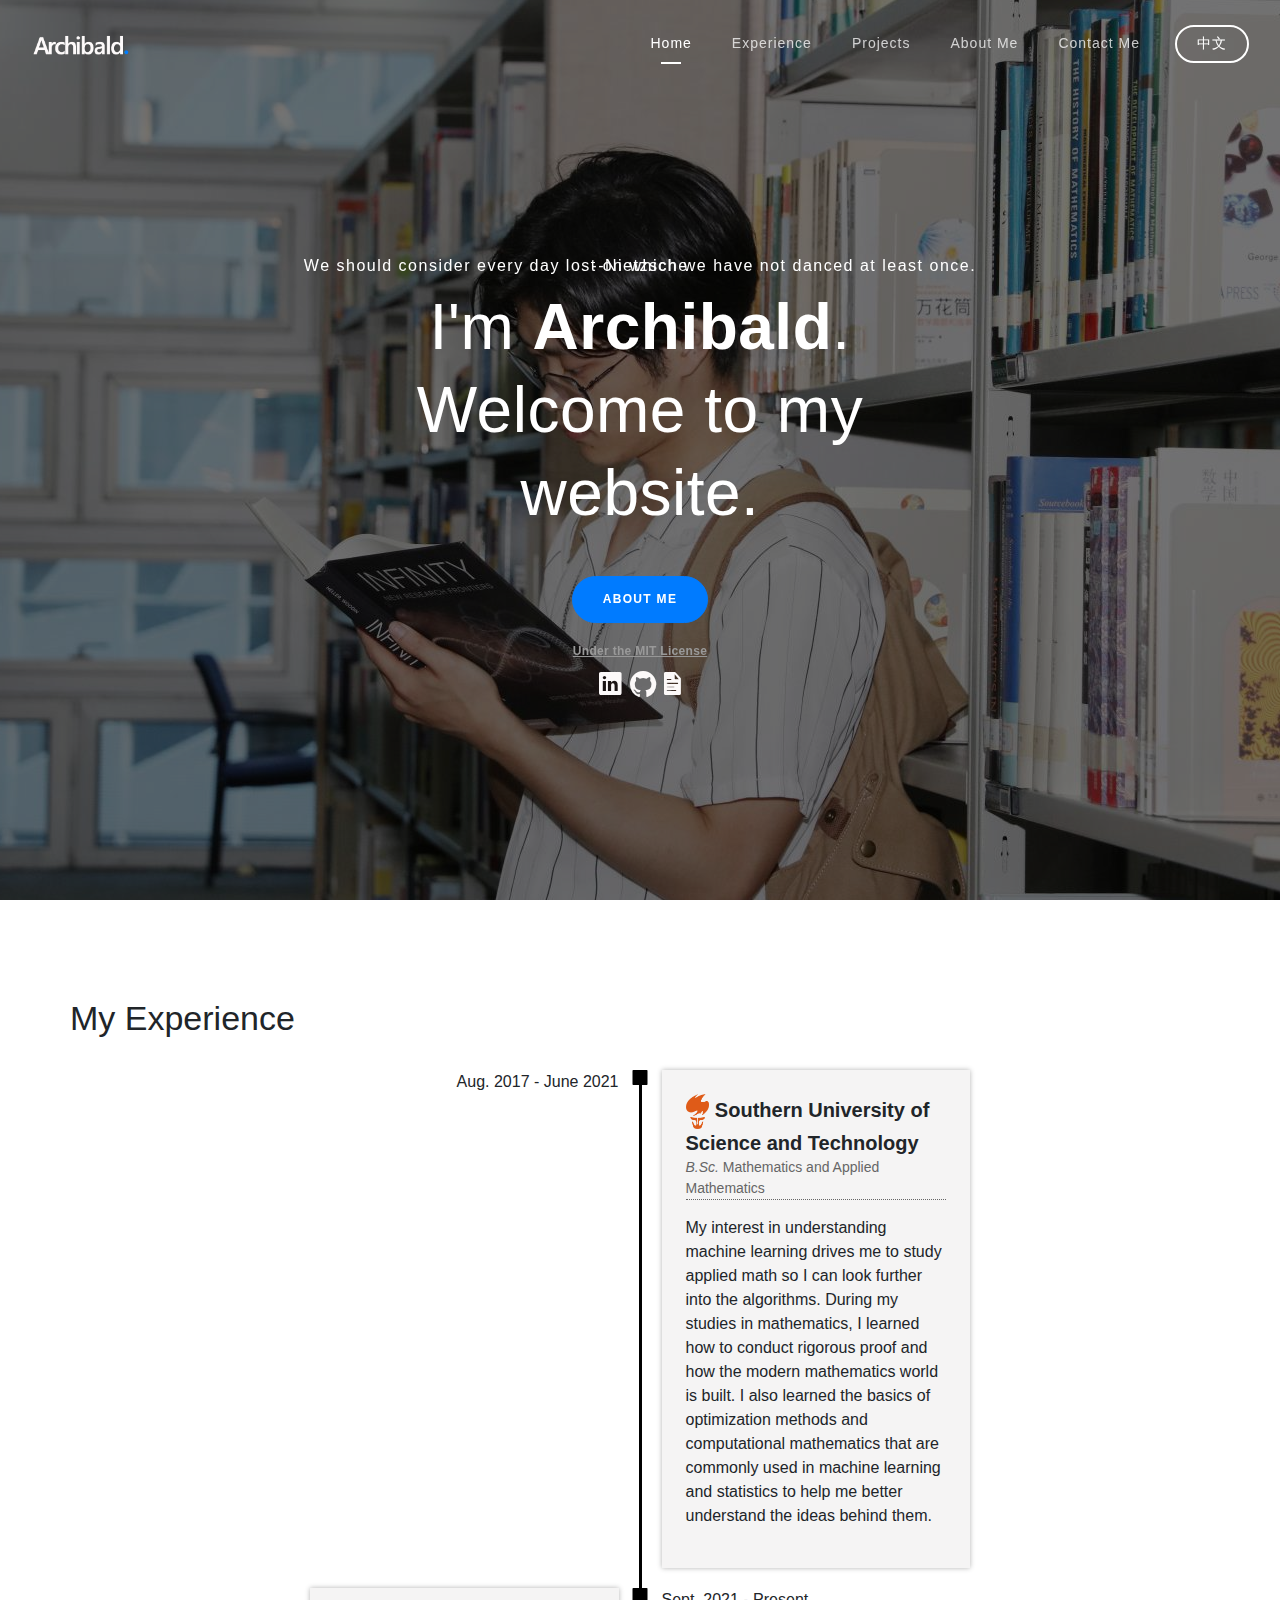
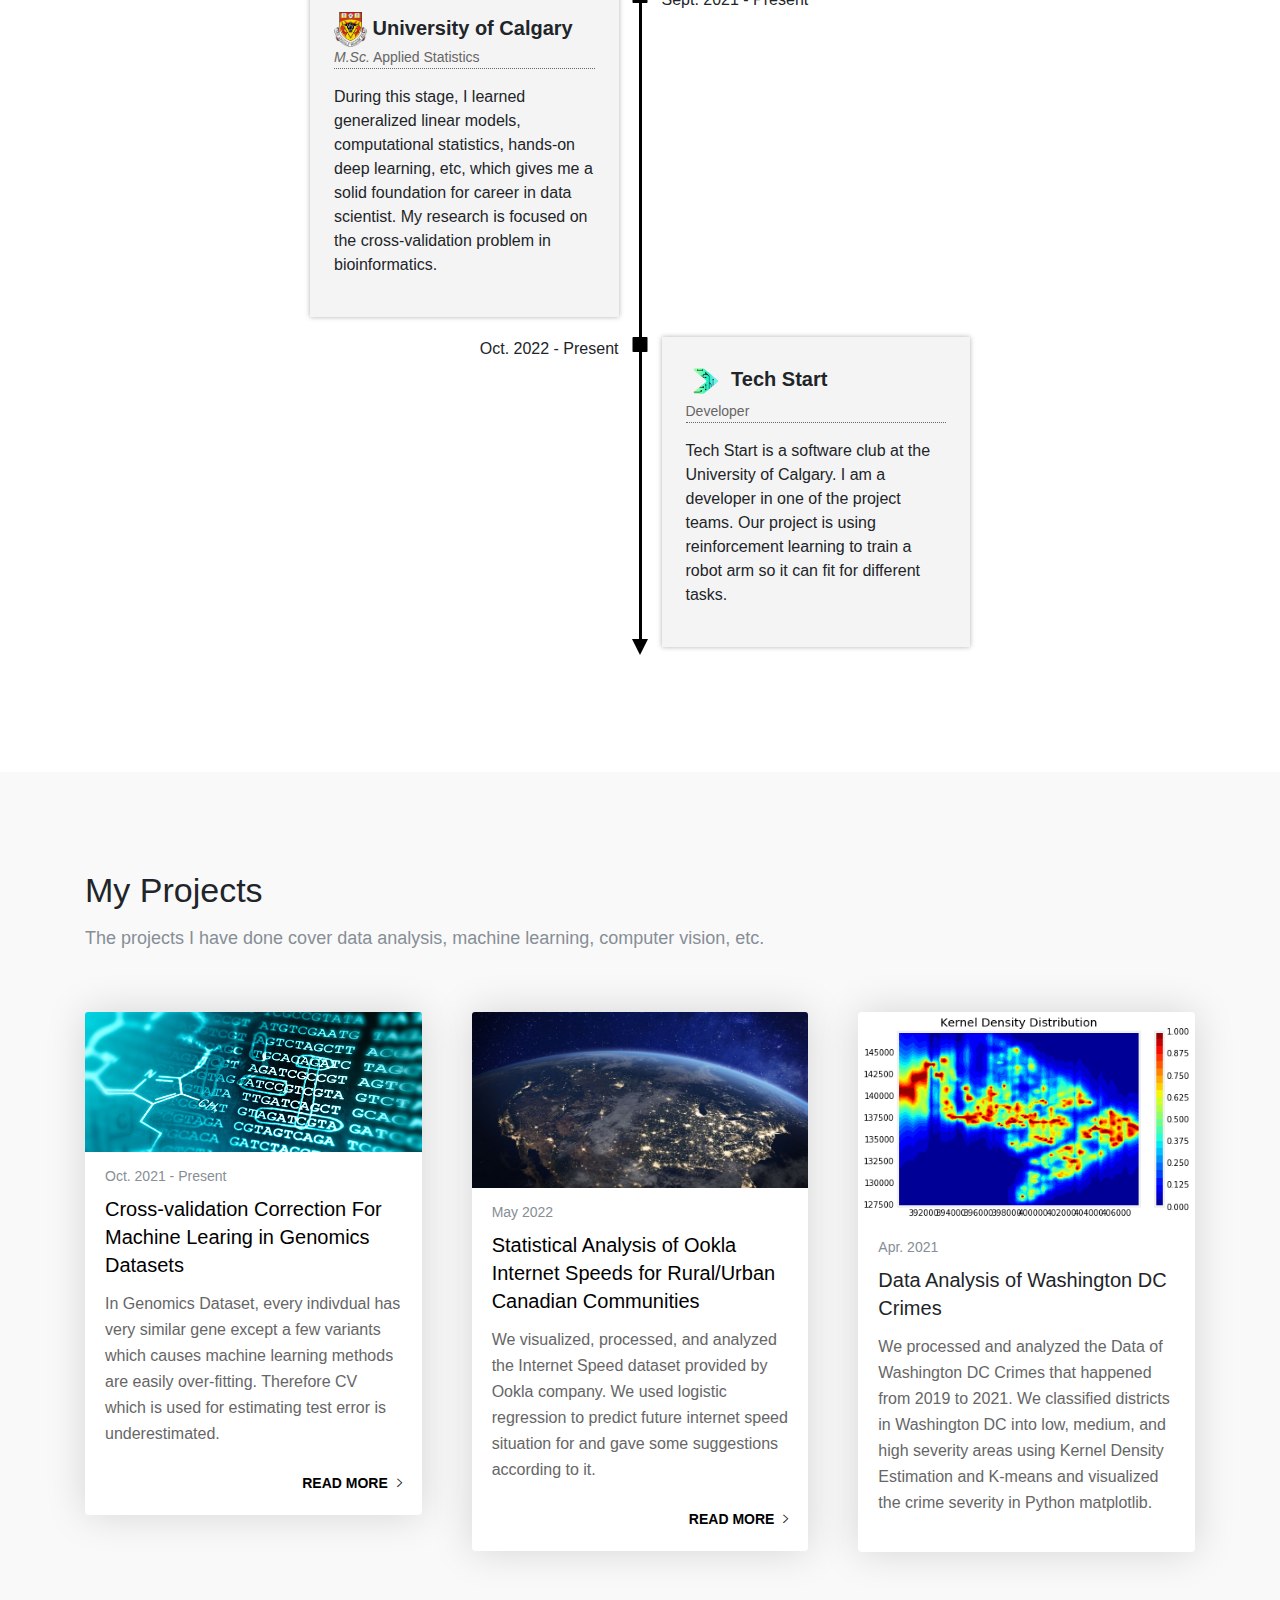
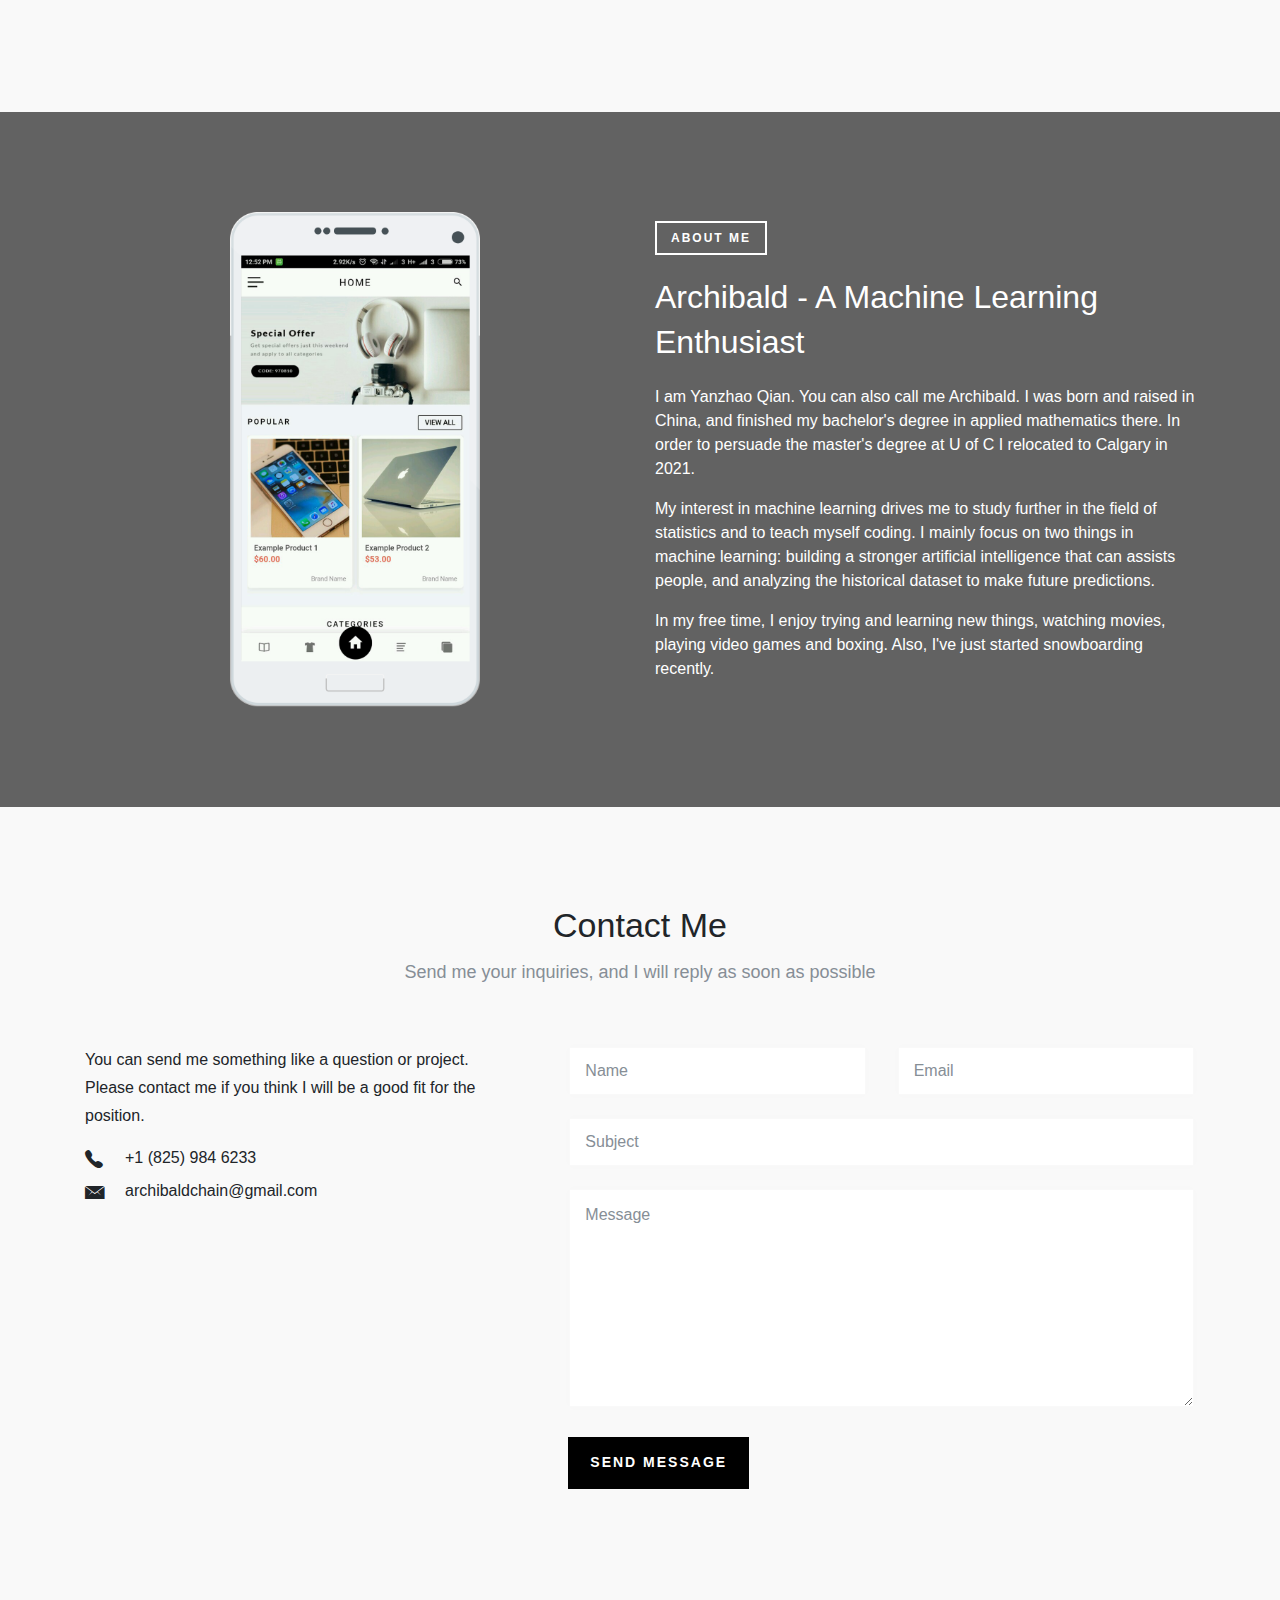
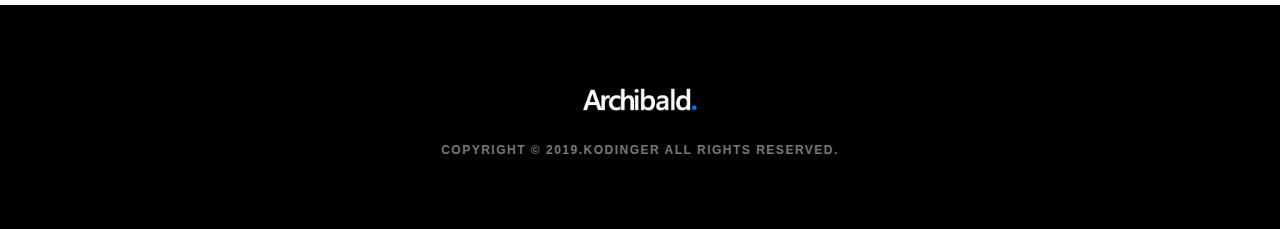
<file: index.html>
<!DOCTYPE html>
<html lang="en">

<head>
	<meta charset="utf-8">
	<meta name="viewport" content="width=device-width,initial-scale=1">
	<meta name="author" content="Kodinger">
	<meta name="keyword" content="personal website,  html5, css3, bootstrap4">
	<meta name="description" content="My personal website">
	<title>I'm Archibald</title>
	<link rel="shortcut icon" href="./img/me_logo.png">
	<link rel="stylesheet" href="ionicons/css/ionicons.min.css">
	<link rel="stylesheet" href="bootstrap/css/bootstrap.min.css">
	<link rel="stylesheet" href="sweetalert/dist/sweetalert.css">
	<link rel="stylesheet" href="css/stisla.css">
	<link rel="stylesheet" href="css/timeline.css">
</head>

<body>
	<nav class="navbar navbar-expand-lg main-navbar">
		<div class="container-fluid">
			<a class="navbar-brand" href="#">
				<img src="img/logo-light.png" alt="Logo">
			</a>
			<button class="navbar-toggler" type="button" data-toggle="collapse" data-target="#navbarNav"
				aria-controls="navbarNav" aria-expanded="false" aria-label="Toggle navigation">
				<span class="navbar-toggler-icon">
					<i class="ion-navicon"></i>
				</span>
			</button>
			<div class="collapse navbar-collapse" id="navbarNav">
				<div class="mr-auto"></div>
				<ul class="navbar-nav">
					<li class="nav-item active">
						<a class="nav-link smooth-link" href="#hero">Home</a>
					</li>
					<li class="nav-item">
						<a class="nav-link smooth-link" href="#Experience">Experience</a>
					</li>
					<li class="nav-item">
						<a class="nav-link smooth-link" href="#project">Projects</a>
					</li>
					<li class="nav-item">
						<a class="nav-link smooth-link" href="#aboutme">About Me</a>
					</li>
					<li class="nav-item">
						<a class="nav-link smooth-link" href="#contact">Contact Me</a>
					</li>
				</ul>
				<form class="form-inline">
					<a href="Chinese.html" class="btn smooth-link align-middle btn-primary">中文</a>
				</form>
			</div>
		</div>
	</nav>
	<section class="hero bg-overlay" id="hero" data-bg="img/hero.jpeg">
		<div class="text py-5">
			<p class="lead">
				We should consider every day lost on which we have not danced at least once.
				--Nietzsche</p>
			<h1>I'm <span class="bold">Archibald</span>. Welcome to my website.</h1>
			<div class="cta">
				<a href="#aboutme" class="btn btn-primary smooth-link">About Me</a>
				<div class="link">
					<a href="https://opensource.org/licenses/MIT" target="_blank">Under the MIT License</a>
				</div>
			</div>

			<div class="other-link">
				<a class="icon" href="https://www.linkedin.com/in/yanzhao-qian/" target="_blank">
					<i class="ion-social-linkedin"></i>
				</a>
				<a class="icon" href="https://github.com/ArchibaldChain" target="_blank">
					<i class="ion-social-github"></i>
				</a>
				<a class="icon" href="./Yanzhao Qian Data Scientist.pdf" target="_blank">
					<i class="ion-document-text"></i>
				</a>
			</div>
		</div>
	</section>


	<section class="padding container" , id="Experience">
		<h2 class="section-title">My Experience</h2>
		<div class="timeline">
			<div class="timeline__component">
				<div class="timeline__date timeline__date--right">
					Aug. 2017 - June 2021
				</div>
			</div>
			<div class="timeline__middle">
				<div class="timeline__point"></div>
			</div>
			<div class="timeline__component timeline__component--bg">
				<h2 class="timeline__title">
					<img src="./img/sustech.png" height=35px, alt="logo">
					Southern University of Science and Technology
				</h2>

				<p class="timeline__subtitle">
					<i>B.Sc.</i> Mathematics and Applied Mathematics
				</p>
				<p class="timeline__paragraph">
					My interest in understanding machine learning drives me to study applied
					math so I can look further into the algorithms.
					During my studies in mathematics, I learned how to conduct rigorous proof and how the modern
					mathematics world is built.
					I also learned the basics of optimization methods and computational mathematics that
					are commonly used in machine learning and statistics to help me better understand the ideas behind
					them.
				</p>
			</div>
			<div class="timeline__component  timeline__component--bg">
				<h2 class="timeline__title">
					<img src="./img/UofCCoat.svg.png" height=35px, alt="logo">
					University of Calgary
				</h2>
				<p class="timeline__subtitle">
					<i>M.Sc.</i> Applied Statistics
				</p>
				<p class="timeline__paragraph">
					During this stage, I learned generalized linear models, computational statistics,
					hands-on deep learning, etc, which gives me a solid foundation for career in
					data scientist.
					My research is focused on the cross-validation problem in bioinformatics.
				</p>
			</div>
			<div class="timeline__middle">
				<div class="timeline__point"></div>
			</div>
			<div class="timeline__component">
				<div class="timeline__date">Sept. 2021 - Present</div>
			</div>

			<div class="timeline__component">
				<div class="timeline__date timeline__date--right">
					Oct. 2022 - Present
				</div>
			</div>
			<div class="timeline__middle">
				<div class="timeline__point"></div>
				<div class="triangle-down"></div>
			</div>
			<div class="timeline__component timeline__component--bottom timeline__component--bg">
				<h2 class="timeline__title">
					<img src="./img/tech-start-black.png" height=40px, alt="logo">
					Tech Start
				</h2>

				<p class="timeline__subtitle">
					Developer
				</p>
				<p class="timeline__paragraph">
					Tech Start is a software club at the University of Calgary. I am a developer in one of the project
					teams.
					Our project is using reinforcement learning to train a robot arm so it can fit for different tasks.
				</p>
			</div>
		</div>

	</section>

	<section class="padding bg-grey" id="project">
		<div class="container">
			<h2 class="section-title">My Projects</h2>
			<p class="section-lead text-muted">
				The projects I have done cover data analysis, machine learning,
				computer vision, etc.
			<div class="section-body">
				<div class="row col-spacing">
					<div class="col-12 col-md-6 col-lg-4">
						<article class="card">
							<img class="card-img-top" src="projects/CVc/bioinformatics.jpg" alt="Article Image">
							<div class="card-body">
								<div class="card-subtitle mb-2 text-muted">Oct. 2021 -
									Present</div>
								<h4 class="card-title"><a href="./projects/project-CVc.html" data-id="1">
										Cross-validation Correction For Machine Learing in Genomics Datasets
									</a></h4>
								<p class="card-text">In Genomics Dataset, every indivdual has very similar gene
									except a
									few variants which causes machine learning methods are easily over-fitting.
									Therefore CV which is used for estimating test error is underestimated.
								</p>
								<div class="text-right">
									<a href="./projects/project-CVc.html" class="card-more" data-id="1">Read More
										<i class="ion-ios-arrow-right"></i>
									</a>
								</div>
							</div>
						</article>
					</div>
					<div class="col-12 col-md-6 col-lg-4">
						<article class="card">
							<img class="card-img-top" src="projects/Internet Speed/internet.jpg" alt="Article Image">
							<div class="card-body">
								<div class="card-subtitle mb-2 text-muted">May 2022</div>
								<h4 class="card-title"><a href="./projects/project-InternetSpeed.html" data-id="2">
										Statistical Analysis of Ookla Internet Speeds for Rural/Urban Canadian
										Communities
									</a></h4>
								<p class="card-text">
									We visualized, processed, and analyzed the Internet Speed dataset provided by
									Ookla
									company. We used logistic regression to predict future internet speed situation
									for
									and gave some suggestions according to it.
								</p>
								<div class="text-right">
									<a href="./projects/project-InternetSpeed.html" class="card-more" data-id="2">Read
										More
										<i class="ion-ios-arrow-right"></i>
									</a>
								</div>
							</div>
						</article>
					</div>

					<div class="col-12 col-md-6 col-lg-4">
						<article class="card">
							<img class="card-img-top" src="projects/Washsington DC Crime/crime density map.png"
								alt="Article Image">
							<div class="card-body">
								<div class="card-subtitle mb-2 text-muted">Apr. 2021</div>
								<h4 class="card-title">
									Data Analysis of Washington DC Crimes
								</h4>
								<p class="card-text">
									We processed and analyzed the Data of Washington DC Crimes
									that happened from 2019 to 2021.
									We classified districts in Washington DC into low, medium, and high severity areas
									using Kernel Density Estimation and K-means and visualized the crime severity in
									Python matplotlib.
								</p>
								<div class="text-right">
									<!-- <a href="./projects/project-InternetSpeed.html" class="card-more" data-id="3">Read
										More
										<i class="ion-ios-arrow-right"></i>
									</a> -->
								</div>
							</div>
						</article>
					</div>

				</div>
			</div>


		</div>
	</section>

	<section class="bg-overlay padding" id="aboutme" data-bg="img/projects.jpeg">
		<div class="container">
			<div class="row align-items-center">
				<div class="col-12 col-md-6">
					<figure class="projects-picture">
						<img src="img/youzhang.png" alt="Youzhang">
					</figure>
				</div>
				<div class="col-12 col-md-6">
					<div class="projects-details">
						<div class="projects-badge">
							ABOUT ME
						</div>
						<h2 class="projects-title">Archibald - A Machine Learning Enthusiast</h2>
						<p class="projects-description">
						<p>

							I am Yanzhao Qian. You can also call me Archibald.
							I was born and raised in China, and finished my bachelor's degree in applied mathematics
							there.
							In order to persuade the master's degree at U of C I relocated to Calgary in 2021.
						</p>
						<p>
							My interest in machine learning drives me to study further in the field of statistics
							and to
							teach myself coding.
							I mainly focus on two things in machine learning:
							building a stronger artificial intelligence that can assists people,
							and analyzing the historical dataset to make future predictions.
						</p>
						<p>
							In my free time, I enjoy trying and learning new things, watching movies, playing video
							games and boxing.
							Also, I've just started snowboarding recently.
						</p>
						</p>
					</div>
				</div>
			</div>
		</div>
	</section>

	<section class="padding bg-grey" id="contact">
		<div class="container">
			<h2 class="section-title text-center">Contact Me</h2>
			<p class="section-lead text-center text-muted">Send me your inquiries, and I will reply as soon as
				possible</p>
			<div class="section-body">
				<div class="row col-spacing">
					<div class="col-12 col-md-5">
						<p class="contact-text">You can send me something like a question or project.
							Please contact me if you think I will be a good fit for the position.</p>
						<ul class="contact-icon">
							<li><i class="ion ion-ios-telephone"></i>
								<div>+1 (825) 984 6233</div>
							</li>
							<li><i class="ion ion-ios-email"></i>
								<div>archibaldchain@gmail.com</div>
							</li>
						</ul>
					</div>
					<div class="col-12 col-md-7">
						<form class="contact row" id="contact-form">
							<div class="form-group col-6">
								<input type="text" class="form-control" placeholder="Name" name="name" required="">
							</div>
							<div class="form-group col-6">
								<input type="email" class="form-control" placeholder="Email" name="email" required="">
							</div>
							<div class="form-group col-12">
								<input type="text" class="form-control" placeholder="Subject" name="subject"
									required="">
							</div>
							<div class="form-group col-12">
								<textarea class="form-control" placeholder="Message" name="message" required></textarea>
							</div>
							<div class="form-group col-12 mt-2">
								<button class="btn btn-primary">
									Send Message
								</button>
							</div>
						</form>
					</div>
				</div>
			</div>
		</div>
	</section>

	<footer>
		<div class="container">
			<figure>
				<img src="img/logo-light.png" alt="Logo">
			</figure>
			<p>
				<!-- Copyright &copy; 2017 <a href="http://www.cssmoban.com/" target="_blank" title="模板之家">模板之家</a>
				- Made with <i class="ion-heart"></i> By Kodinger -->
				Copyright © 2019.Kodinger All rights reserved.
			</p>
		</div>
	</footer>

	<script src="js/jquery.min.js"></script>
	<script src="bootstrap/js/bootstrap.min.js"></script>
	<script src="js/jquery.easeScroll.js"></script>
	<script src="sweetalert/dist/sweetalert.min.js"></script>
	<script src="js/stisla.js"></script>
</body>

</html>
</file>
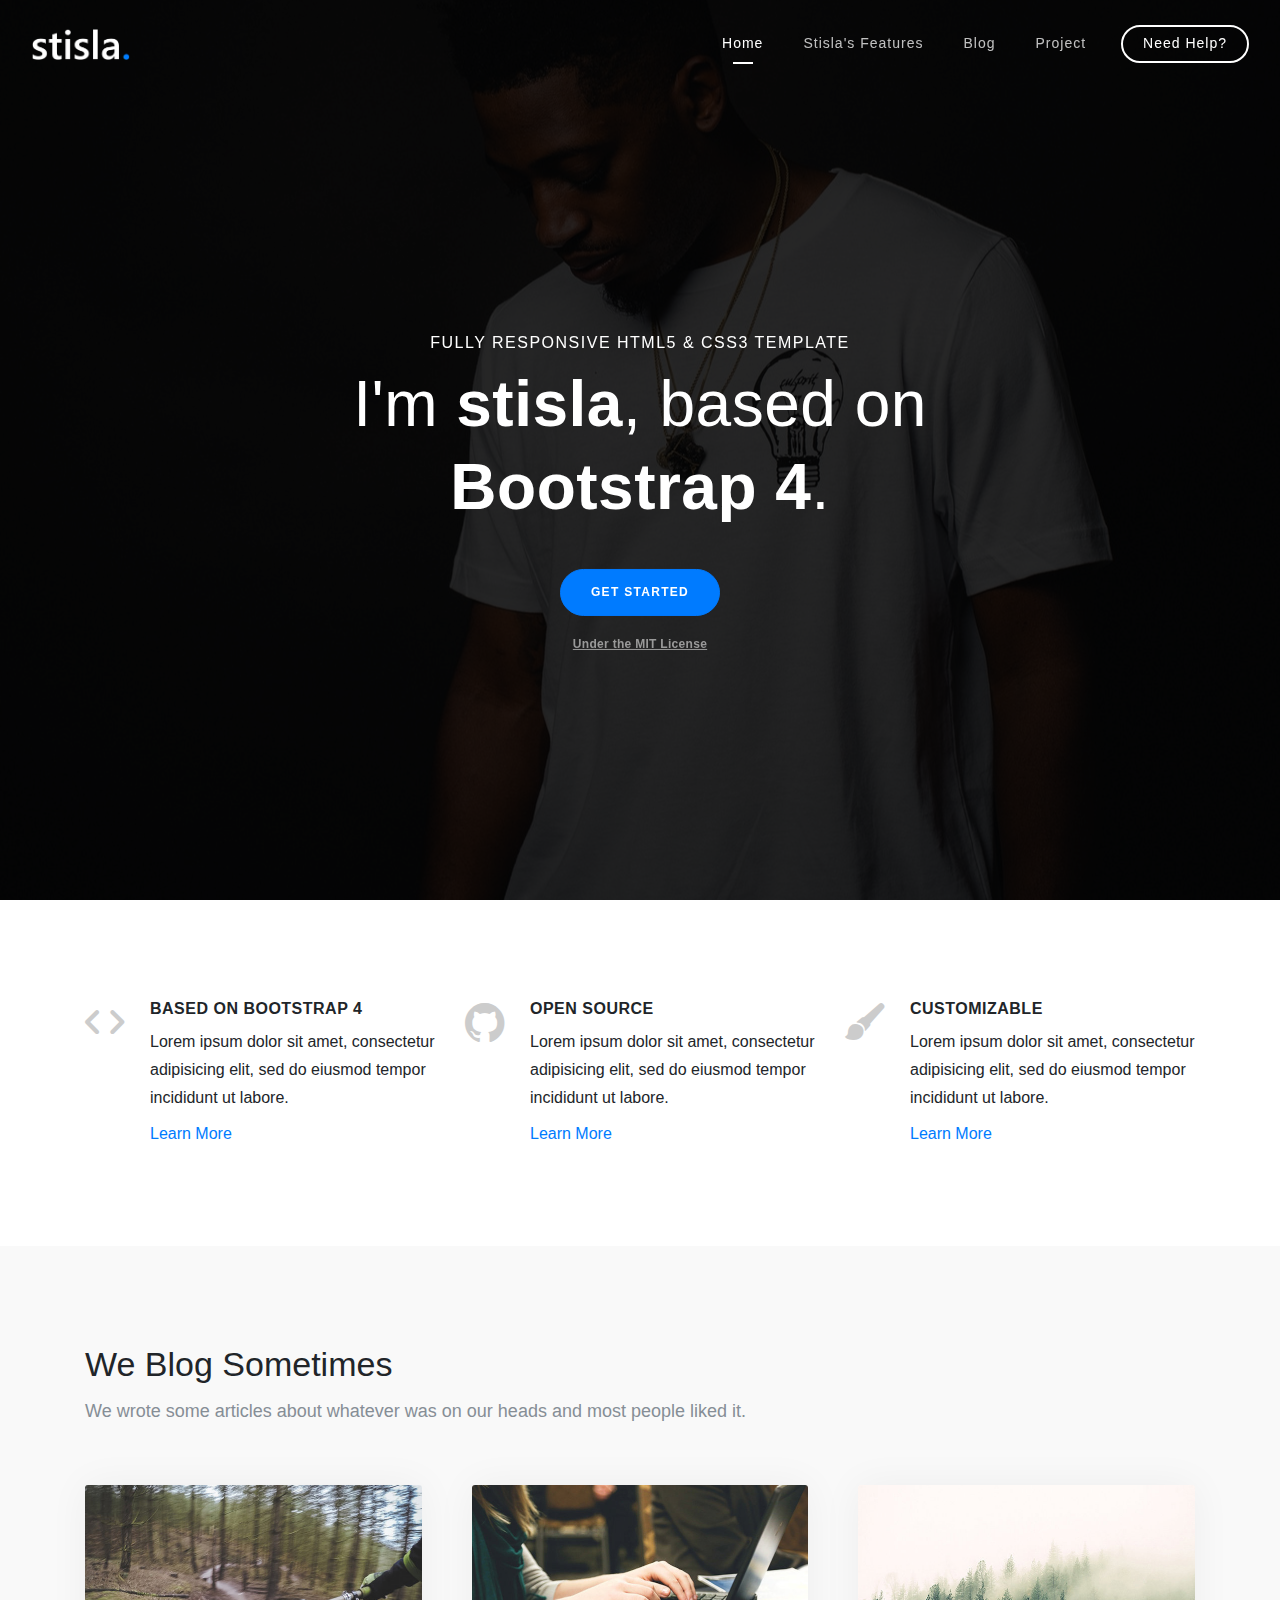
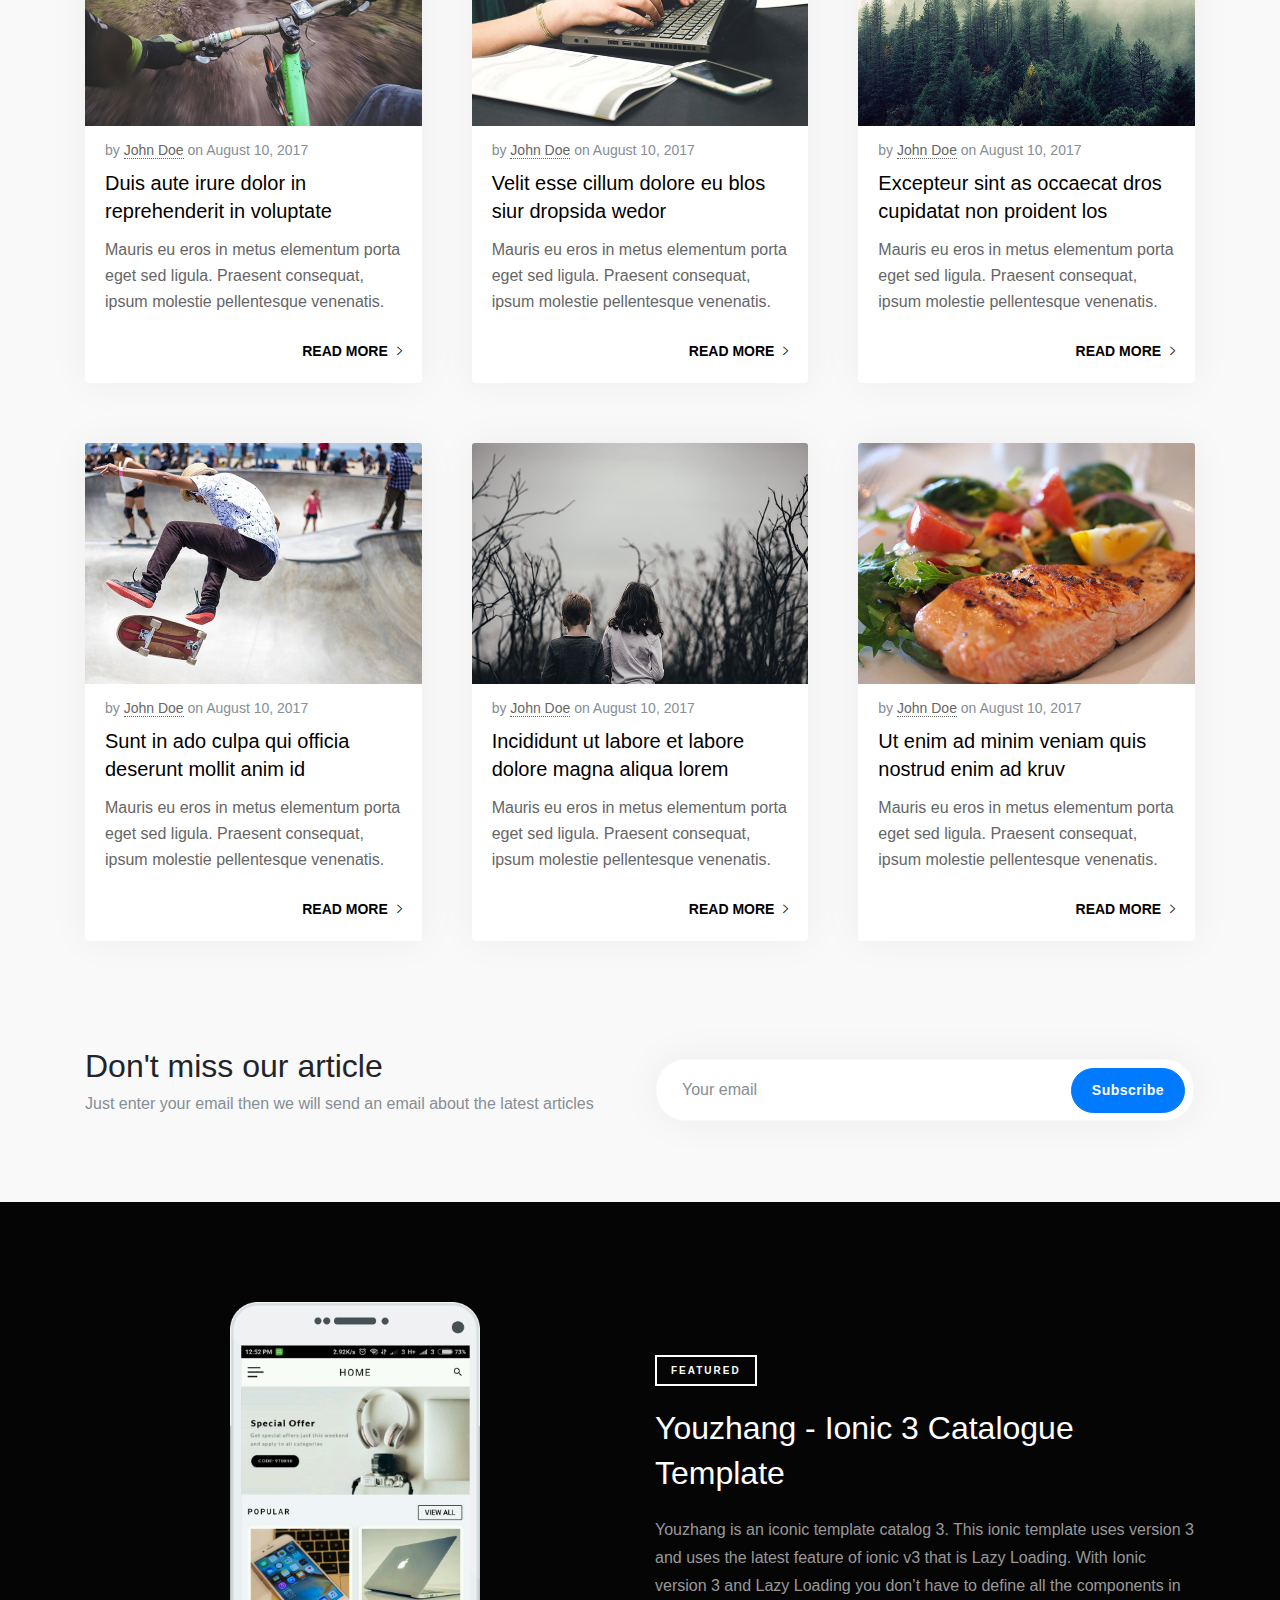
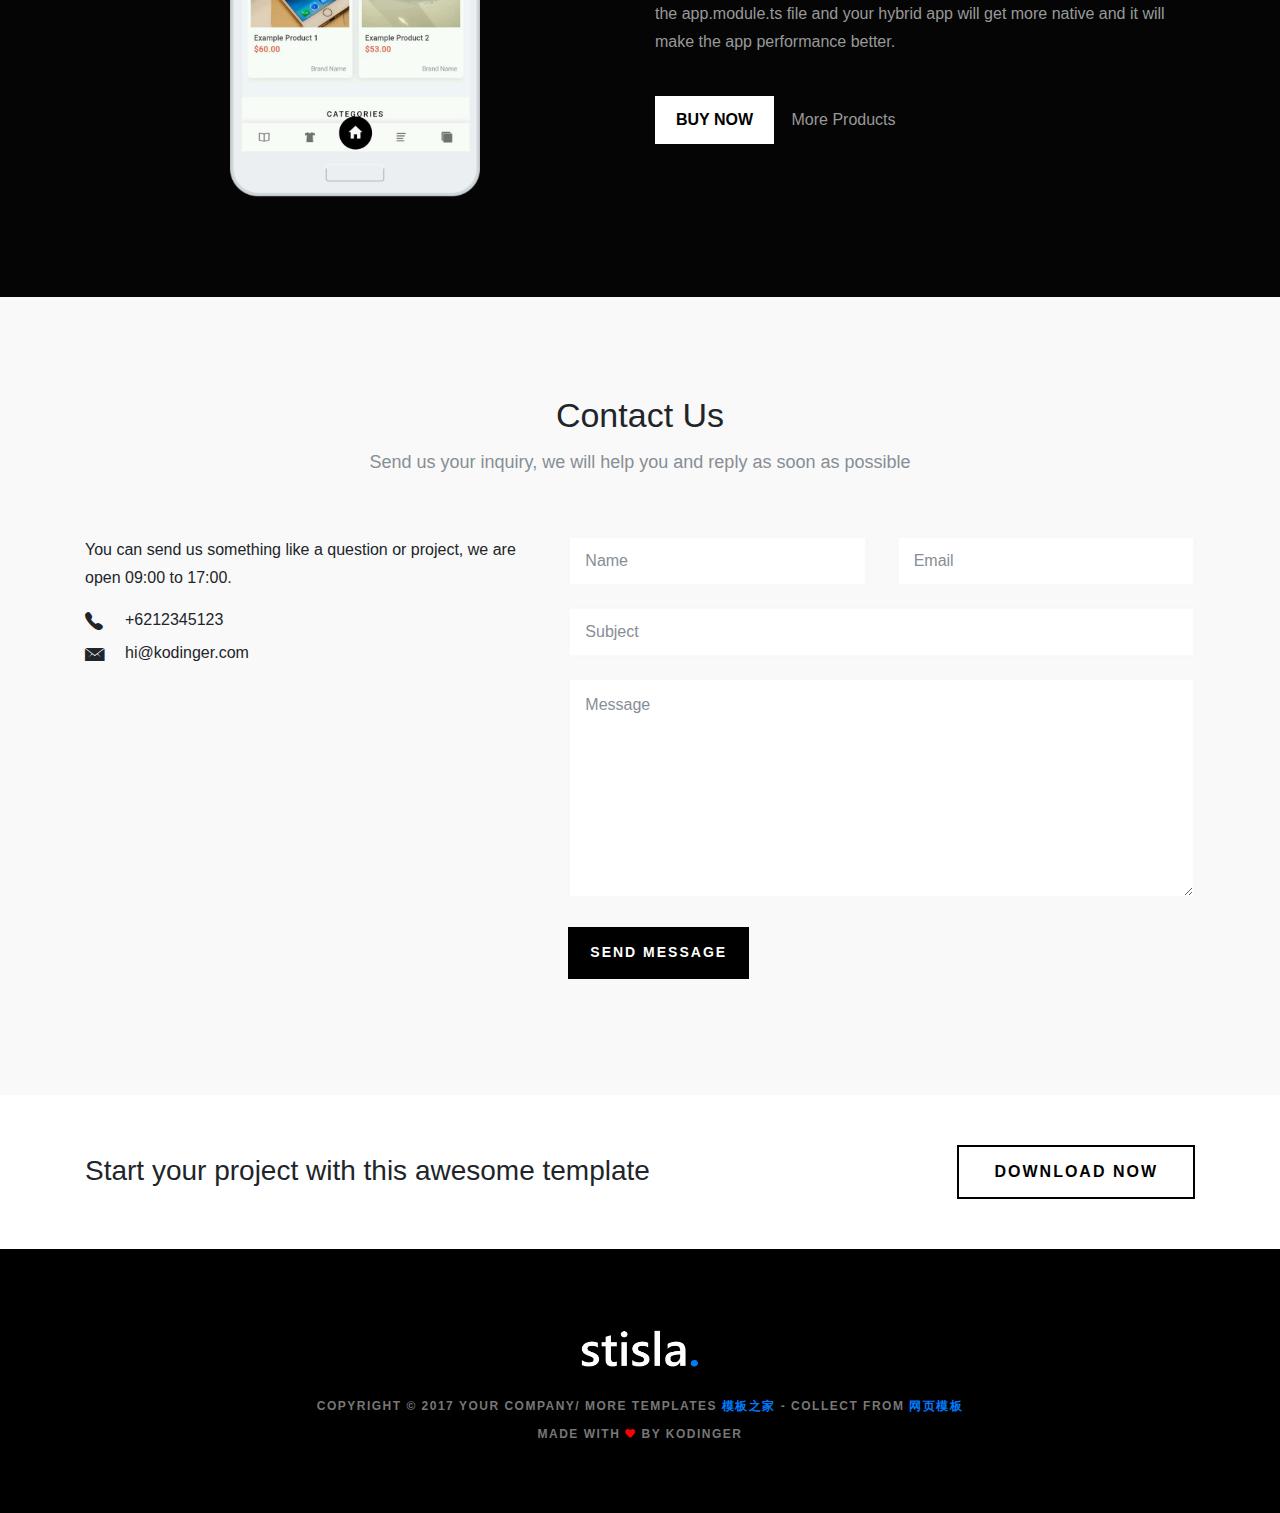
<file: docs/index.html>
<!DOCTYPE html>
<html lang="en">
	<head>
		<meta charset="utf-8">
		<meta name="viewport" content="width=device-width,initial-scale=1">
		<meta name="author" content="Kodinger">
		<meta name="keyword" content="Kodinger, template, html5, css3, bootstrap4">
		<meta name="description" content="HTML5 and CSS3 Template Based on Bootstrap 4">
		<title>I'm Stisla</title>
		<link rel="stylesheet" href="ionicons/css/ionicons.min.css">
		<link rel="stylesheet" href="bootstrap/css/bootstrap.min.css">
		<link rel="stylesheet" href="sweetalert/dist/sweetalert.css">
		<link rel="stylesheet" href="css/stisla.css">
	</head>

	<body>
		<nav class="navbar navbar-expand-lg main-navbar">
			<div class="container-fluid">			
			  <a class="navbar-brand" href="#">
			  	<img src="img/logo-light.png" alt="Logo">
			  </a>
			  <button class="navbar-toggler" type="button" data-toggle="collapse" data-target="#navbarNav" aria-controls="navbarNav" aria-expanded="false" aria-label="Toggle navigation">
			    <span class="navbar-toggler-icon">
			    	<i class="ion-navicon"></i>
			    </span>
			  </button>
			  <div class="collapse navbar-collapse" id="navbarNav">
				  <div class="mr-auto"></div>
			    <ul class="navbar-nav">
			      <li class="nav-item active">
			        <a class="nav-link smooth-link" href="#hero">Home</a>
			      </li>
			      <li class="nav-item">
			        <a class="nav-link smooth-link" href="#features">Stisla's Features</a>
			      </li>
			      <li class="nav-item">
			        <a class="nav-link smooth-link" href="#blog">Blog</a>
			      </li>
			      <li class="nav-item">
			        <a class="nav-link smooth-link" href="#project">Project</a>
			      </li>
			    </ul>
			    <form class="form-inline">
				    <a href="#contact" class="btn smooth-link align-middle btn-primary">Need Help?</a>
			    </form>
			  </div>
		  </div>
		</nav>
		<section class="hero bg-overlay" id="hero" data-bg="img/hero.jpeg">
			<div class="text py-5">
				<p class="lead">Fully responsive HTML5 &amp; CSS3 template</p>
				<h1>I'm <span class="bold">stisla</span>, based on <span class="bold">Bootstrap 4</span>.</h1>
				<div class="cta">
					<a href="#features" class="btn btn-primary smooth-link">Get Started</a>
					<div class="link">						
						<a href="#">Under the MIT License</a>
					</div>
				</div>
			</div>
		</section>

		<section class="padding" id="features">
			<div class="container">
				<div class="row">
					<div class="col-12 col-md-4 col-sm-12">
						<div class="list-item">
							<div class="icon">
								<i class="ion-code"></i>
							</div>
							<div class="desc">
								<h2>Based on Bootstrap 4</h2>
								<p>
									Lorem ipsum dolor sit amet, consectetur adipisicing elit, sed do eiusmod
									tempor incididunt ut labore.
								</p>
								<a href="#" class="more">Learn More</a>
							</div>
						</div>
					</div>
					<div class="col-12 col-md-4 col-sm-12">
						<div class="list-item">
							<div class="icon">
								<i class="ion-social-github"></i>
							</div>
							<div class="desc">
								<h2>Open Source</h2>
								<p>
									Lorem ipsum dolor sit amet, consectetur adipisicing elit, sed do eiusmod
									tempor incididunt ut labore.
								</p>
								<a href="#" class="more">Learn More</a>
							</div>
						</div>
					</div>
					<div class="col-12 col-md-4 col-sm-12">
						<div class="list-item no-spacing">
							<div class="icon">
								<i class="ion-paintbrush"></i>
							</div>
							<div class="desc">
								<h2>Customizable</h2>
								<p>
									Lorem ipsum dolor sit amet, consectetur adipisicing elit, sed do eiusmod
									tempor incididunt ut labore.
								</p>
								<a href="#" class="more">Learn More</a>
							</div>
						</div>
					</div>
				</div>
			</div>
		</section>
		<div class="tlinks">Collect from <a href="http://www.cssmoban.com/" >企业网站模板</a></div>

		<section class="padding bg-grey" id="blog">
			<div class="container">
				<h2 class="section-title">We Blog Sometimes</h2>
				<p class="section-lead text-muted">We wrote some articles about whatever was on our heads and most people liked it.</p>
				<div class="section-body">
					<div class="row col-spacing">
						<div class="col-12 col-md-6 col-lg-4">
							<article class="card">
							  <img class="card-img-top" src="img/news/img01.jpg" alt="Article Image">
							  <div class="card-body">
								  <div class="card-subtitle mb-2 text-muted">by <a href="#">John Doe</a> on August 10, 2017</div>
							    <h4 class="card-title"><a href="#" data-toggle="read" data-id="1">Duis aute irure dolor in reprehenderit in voluptate</a></h4>
							    <p class="card-text">Mauris eu eros in metus elementum porta eget sed ligula. Praesent consequat, ipsum molestie pellentesque venenatis.</p>
							    <div class="text-right">						    	
								    <a href="#" class="card-more" data-toggle="read" data-id="1">Read More <i class="ion-ios-arrow-right"></i></a>
							    </div>
						    </div>
						  </article>
					  </div>
					  <div class="col-12 col-md-6 col-lg-4">
							<article class="card">
							  <img class="card-img-top" src="img/news/img04.jpg" alt="Article Image">
							  <div class="card-body">
								  <div class="card-subtitle mb-2 text-muted">by <a href="#">John Doe</a> on August 10, 2017</div>
							    <h4 class="card-title"><a href="#" data-toggle="read" data-id="1">Velit esse cillum dolore eu blos siur dropsida wedor</a></h4>
							    <p class="card-text">Mauris eu eros in metus elementum porta eget sed ligula. Praesent consequat, ipsum molestie pellentesque venenatis.</p>
							    <div class="text-right">						    	
								    <a href="#" class="card-more" data-toggle="read" data-id="1">Read More <i class="ion-ios-arrow-right"></i></a>
							    </div>
						    </div>
						  </article>
						</div>
						<div class="col-12 col-md-6 col-lg-4">
							<article class="card">
							  <img class="card-img-top" src="img/news/img02.jpg" alt="Article Image">
							  <div class="card-body">
								  <div class="card-subtitle mb-2 text-muted">by <a href="#">John Doe</a> on August 10, 2017</div>
							    <h4 class="card-title"><a href="#" data-toggle="read" data-id="1">Excepteur sint as occaecat dros cupidatat non proident los</a></h4>
							    <p class="card-text">Mauris eu eros in metus elementum porta eget sed ligula. Praesent consequat, ipsum molestie pellentesque venenatis.</p>
							    <div class="text-right">						    	
								    <a href="#" class="card-more" data-toggle="read" data-id="1">Read More <i class="ion-ios-arrow-right"></i></a>
							    </div>
						    </div>
						  </article>
					  </div>
					  <div class="col-12 col-md-6 col-lg-4">
							<article class="card">
							  <img class="card-img-top" src="img/news/img05.jpg" alt="Article Image">
							  <div class="card-body">
								  <div class="card-subtitle mb-2 text-muted">by <a href="#">John Doe</a> on August 10, 2017</div>
							    <h4 class="card-title"><a href="#" data-toggle="read" data-id="1">Sunt in ado culpa qui officia deserunt mollit anim id</a></h4>
							    <p class="card-text">Mauris eu eros in metus elementum porta eget sed ligula. Praesent consequat, ipsum molestie pellentesque venenatis.</p>
							    <div class="text-right">						    	
								    <a href="#" class="card-more" data-toggle="read" data-id="1">Read More <i class="ion-ios-arrow-right"></i></a>
							    </div>
						    </div>
						  </article>
						</div>
						<div class="col-12 col-md-6 col-lg-4">
							<article class="card">
							  <img class="card-img-top" src="img/news/img03.jpg" alt="Article Image">
							  <div class="card-body">
								  <div class="card-subtitle mb-2 text-muted">by <a href="#">John Doe</a> on August 10, 2017</div>
							    <h4 class="card-title"><a href="#" data-toggle="read" data-id="1">Incididunt ut labore et labore dolore magna aliqua lorem</a></h4>
							    <p class="card-text">Mauris eu eros in metus elementum porta eget sed ligula. Praesent consequat, ipsum molestie pellentesque venenatis.</p>
							    <div class="text-right">						    	
								    <a href="#" class="card-more" data-toggle="read" data-id="1">Read More <i class="ion-ios-arrow-right"></i></a>
							    </div>
						    </div>
						  </article>
					  </div>
					  <div class="col-12 col-md-6 col-lg-4">
							<article class="card">
							  <img class="card-img-top" src="img/news/img06.jpg" alt="Article Image">
							  <div class="card-body">
								  <div class="card-subtitle mb-2 text-muted">by <a href="#">John Doe</a> on August 10, 2017</div>
							    <h4 class="card-title"><a href="#" data-toggle="read" data-id="1">Ut enim ad minim veniam quis nostrud enim ad kruv</a></h4>
							    <p class="card-text">Mauris eu eros in metus elementum porta eget sed ligula. Praesent consequat, ipsum molestie pellentesque venenatis.</p>
							    <div class="text-right">						    	
								    <a href="#" class="card-more" data-toggle="read" data-id="1">Read More <i class="ion-ios-arrow-right"></i></a>
							    </div>
						    </div>
						  </article>
						</div>
					</div>
				</div>

				<div class="row align-items-center mt-5">
					<div class="col-12 col-md-6">
						<h2>Don't miss our article</h2>
						<p class="text-muted">Just enter your email then we will send an email about the latest articles</p>
					</div>
					<div class="col-12 col-md-6">
						<form class="subscribe" action="#">
							<input type="email" name="email" class="form-control" placeholder="Your email">
							<button class="btn btn-primary">Subscribe</button>
						</form>
					</div>
				</div>
			</div>
		</section>

		<section class="bg-overlay padding" id="project" data-bg="img/projects.jpeg">
			<div class="container">
				<div class="row align-items-center">
					<div class="col-12 col-md-6">
						<figure class="projects-picture">
							<img src="img/youzhang.png" alt="Youzhang">
						</figure>
					</div>
					<div class="col-12 col-md-6">
						<div class="projects-details">
							<div class="projects-badge">
								Featured
							</div>
							<h2 class="projects-title">Youzhang - Ionic 3 Catalogue Template</h2>
							<p class="projects-description">
								Youzhang is an iconic template catalog 3. This ionic template uses version 3 and uses the latest feature of ionic v3 that is Lazy Loading. With Ionic version 3 and Lazy Loading you don’t have to define all the components in the app.module.ts file and your hybrid app will get more native and it will make the app performance better.
							</p>
							<div class="projects-cta">
								<a href="#" class="btn btn-primary" target="_blank">
									Buy Now
								</a>
								<a href="#" class="btn btn-link" target="_blank">
									More Products
								</a>
							</div>
						</div>
					</div>
				</div>
			</div>
		</section>

		<section class="padding bg-grey" id="contact">
			<div class="container">
				<h2 class="section-title text-center">Contact Us</h2>
				<p class="section-lead text-center text-muted">Send us your inquiry, we will help you and reply as soon as possible</p>
				<div class="section-body">				
					<div class="row col-spacing">
						<div class="col-12 col-md-5">
							<p class="contact-text">You can send us something like a question or project, we are open 09:00 to 17:00.</p>
							<ul class="contact-icon">
								<li><i class="ion ion-ios-telephone"></i> <div>+6212345123</div></li>
								<li><i class="ion ion-ios-email"></i> <div>hi@kodinger.com</div></li>
							</ul>
							
						</div>
						<div class="col-12 col-md-7">
							<form class="contact row" id="contact-form">
								<div class="form-group col-6">
									<input type="text" class="form-control" placeholder="Name" name="name" required="">
								</div>
								<div class="form-group col-6">
									<input type="email" class="form-control" placeholder="Email" name="email" required="">
								</div>
								<div class="form-group col-12">
									<input type="text" class="form-control" placeholder="Subject" name="subject" required="">
								</div>
								<div class="form-group col-12">
									<textarea class="form-control" placeholder="Message" name="message" required></textarea>
								</div>
								<div class="form-group col-12 mt-2">
									<button class="btn btn-primary">
										Send Message
									</button>
								</div>
							</form>
						</div>
					</div>
				</div>
			</div>
		</section>

		<section class="callout">
			<div class="container">
				<div class="row align-items-center">
					<div class="col-12 col-md-8 text">
						<h3>Start your project with this awesome template</h3>
					</div>
					<div class="col-12 col-md-4 cta">
						<a href="#" class="btn btn-outline-primary">
							Download Now
						</a>
					</div>
				</div>
			</div>
		</section>

		<footer>
			<div class="container">
				<figure>
					<img src="img/logo-light.png" alt="Logo">
				</figure>
				<p>
					Copyright &copy; 2017 Your Company/ More Templates <a href="http://www.cssmoban.com/" target="_blank" title="模板之家">模板之家</a> - Collect from <a href="http://www.cssmoban.com/" title="网页模板" target="_blank">网页模板</a>
				</p>
				<p>
					Made with <i class="ion-heart"></i> By Kodinger
				</p>
			</div>
		</footer>

		<script src="js/jquery.min.js"></script>
		<script src="bootstrap/js/bootstrap.min.js"></script>
		<script src="js/jquery.easeScroll.js"></script>
		<script src="sweetalert/dist/sweetalert.min.js"></script>
		<script src="js/stisla.js"></script>
	</body>
</html>
</file>
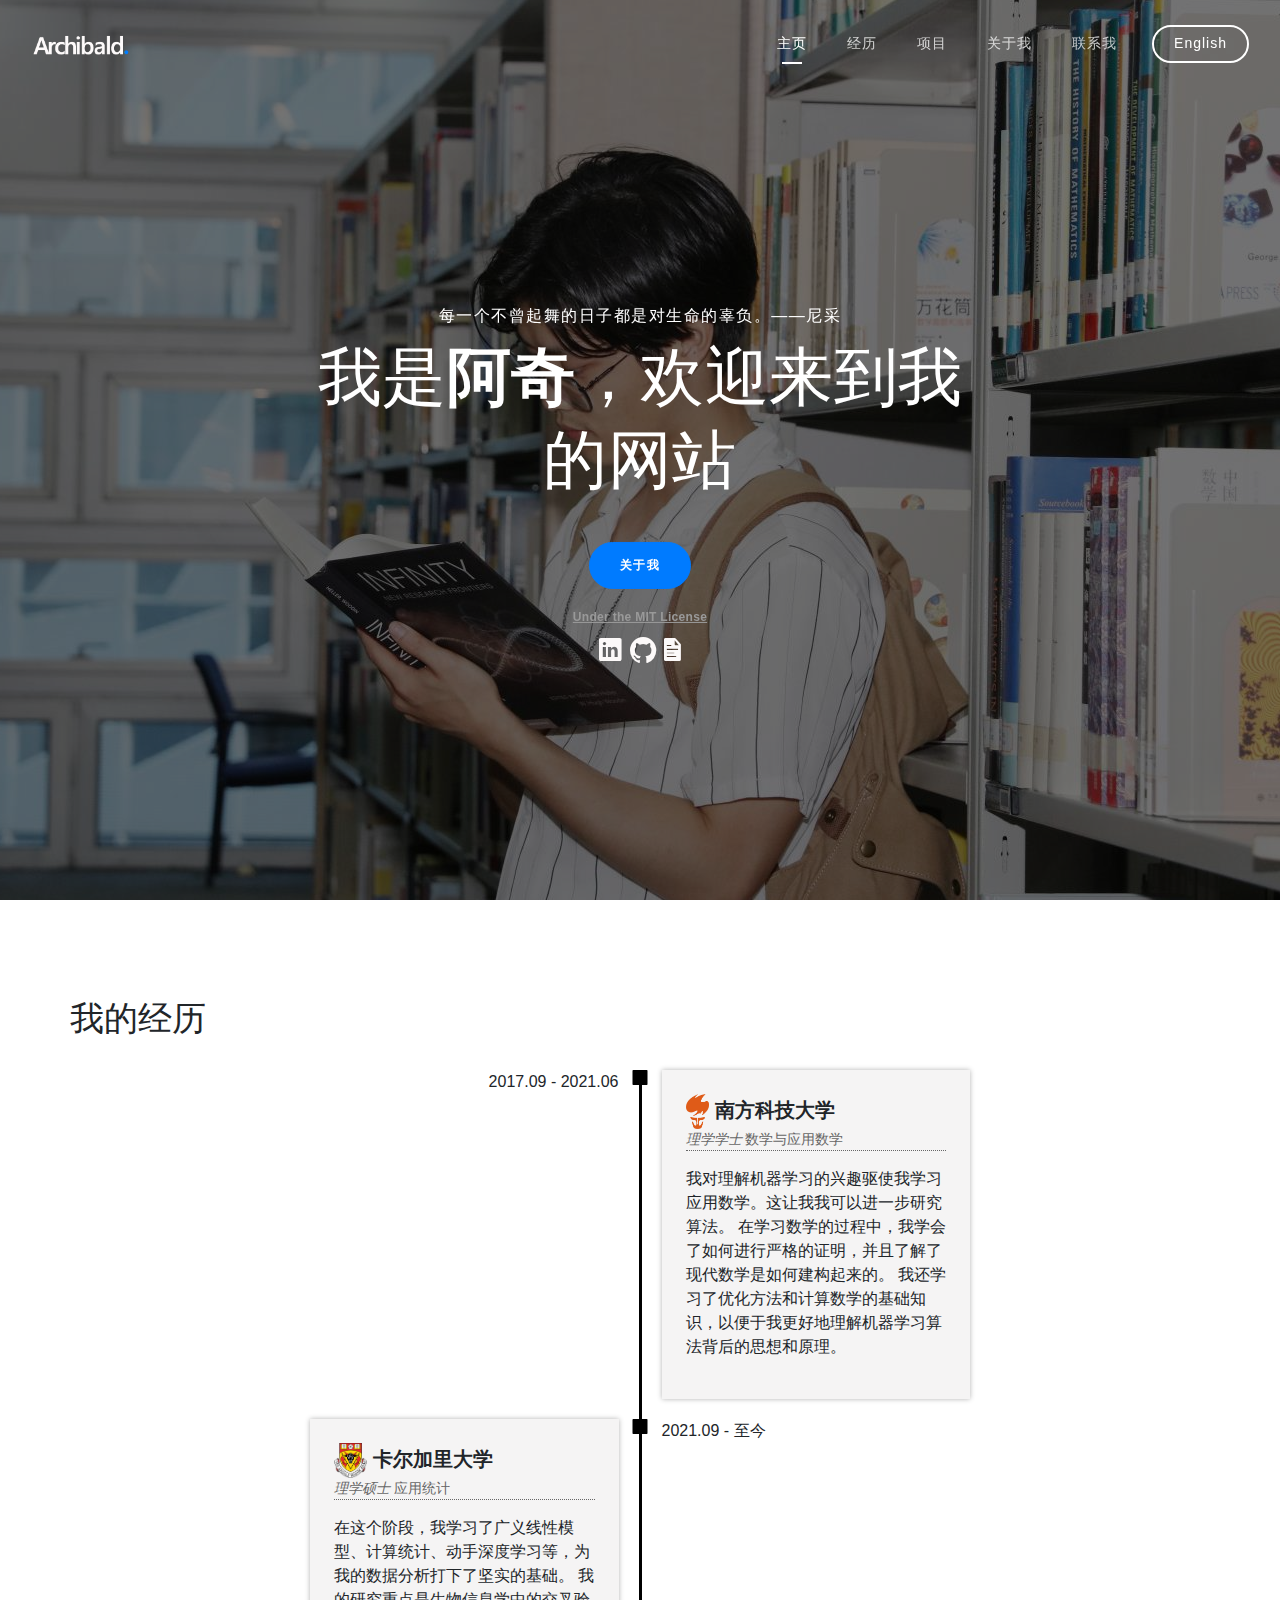
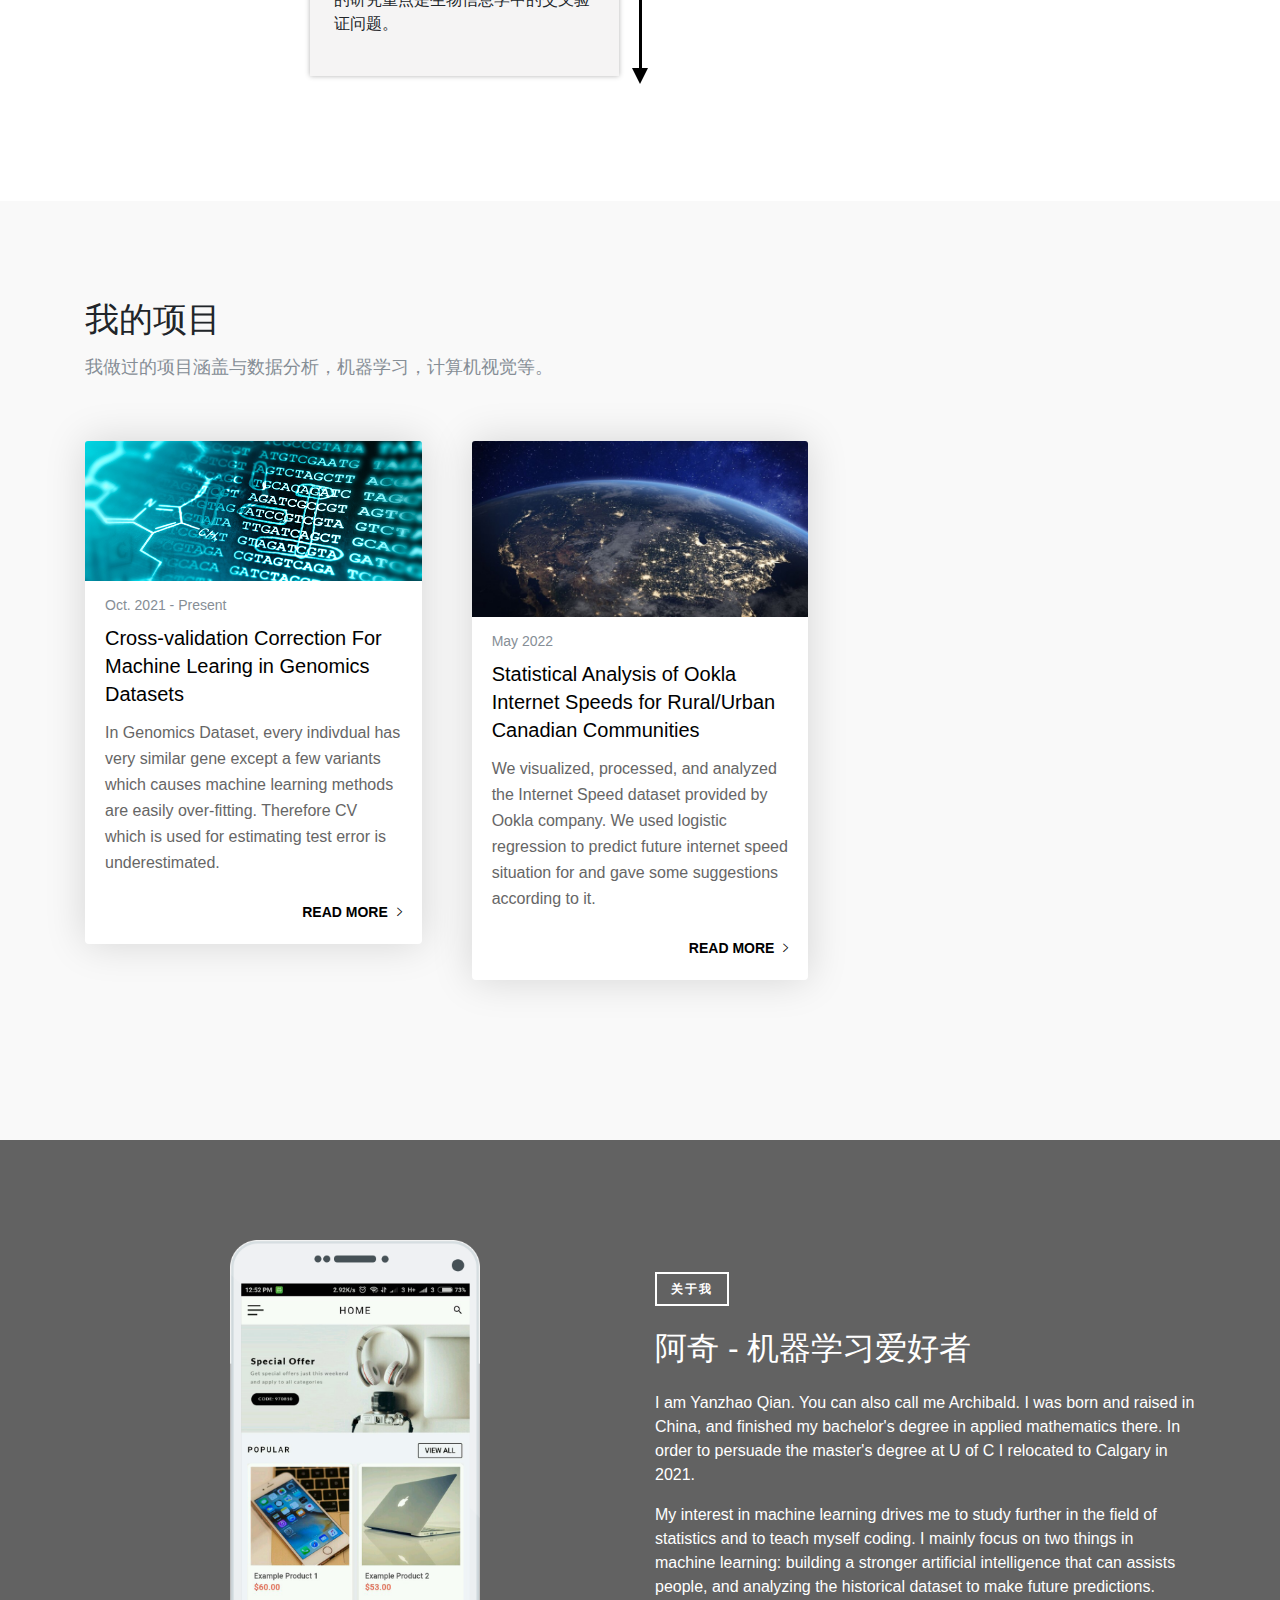
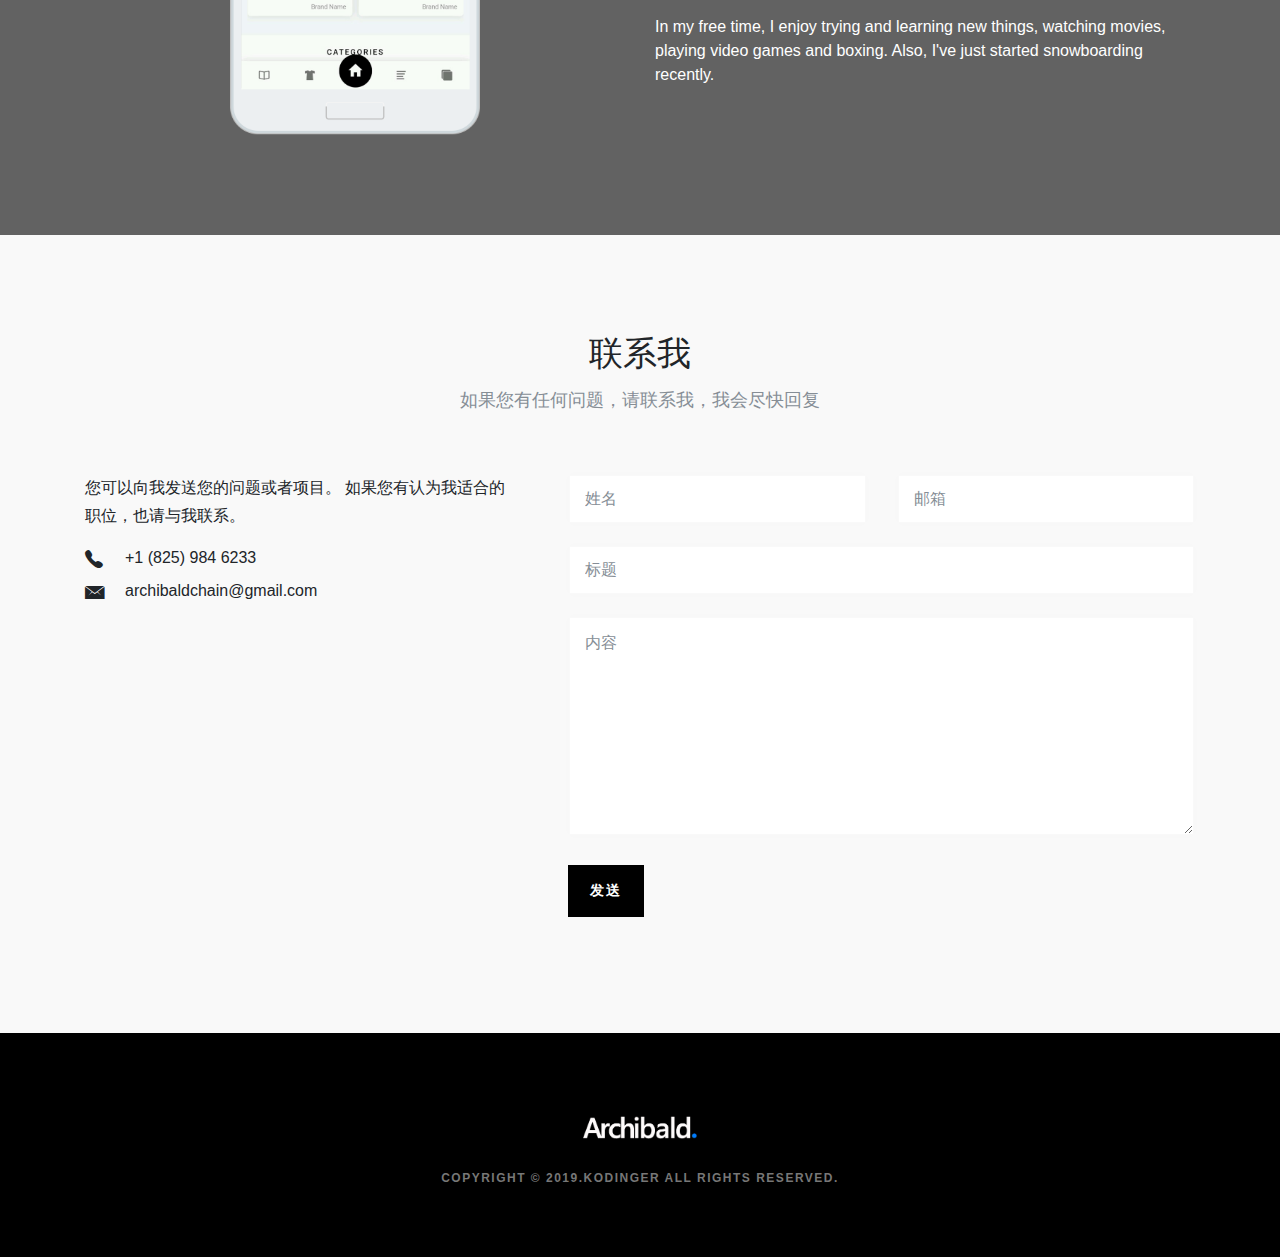
<file: Chinese.html>
<!DOCTYPE html>
<html lang="en">

<head>
	<meta charset="utf-8">
	<meta name="viewport" content="width=device-width,initial-scale=1">
	<meta name="author" content="Kodinger">
	<meta name="keyword" content="personal website,  html5, css3, bootstrap4">
	<meta name="description" content="My personal website">
	<title>我是阿奇</title>
	<link rel="shortcut icon" href="./img/me_logo.png">
	<link rel="stylesheet" href="ionicons/css/ionicons.min.css">
	<link rel="stylesheet" href="bootstrap/css/bootstrap.min.css">
	<link rel="stylesheet" href="sweetalert/dist/sweetalert.css">
	<link rel="stylesheet" href="css/stisla.css">
	<link rel="stylesheet" href="css/timeline.css">
</head>

<body>
	<nav class="navbar navbar-expand-lg main-navbar">
		<div class="container-fluid">
			<a class="navbar-brand" href="#">
				<img src="img/logo-light.png" alt="Logo">
			</a>
			<button class="navbar-toggler" type="button" data-toggle="collapse" data-target="#navbarNav"
				aria-controls="navbarNav" aria-expanded="false" aria-label="Toggle navigation">
				<span class="navbar-toggler-icon">
					<i class="ion-navicon"></i>
				</span>
			</button>
			<div class="collapse navbar-collapse" id="navbarNav">
				<div class="mr-auto"></div>
				<ul class="navbar-nav">
					<li class="nav-item active">
						<a class="nav-link smooth-link" href="#hero">主页</a>
					</li>
					<li class="nav-item">
						<a class="nav-link smooth-link" href="#Experience">经历</a>
					</li>
					<li class="nav-item">
						<a class="nav-link smooth-link" href="#project">项目</a>
					</li>
					<li class="nav-item">
						<a class="nav-link smooth-link" href="#aboutme">关于我</a>
					</li>
					<li class="nav-item">
						<a class="nav-link smooth-link" href="#contact">联系我</a>
					</li>
				</ul>
				<form class="form-inline">
					<a href="index.html" class="btn smooth-link align-middle btn-primary">English</a>
				</form>
			</div>
		</div>
	</nav>
	<section class="hero bg-overlay" id="hero" data-bg="img/hero.jpeg">
		<div class="text py-5">
			<p class="lead">每一个不曾起舞的日子都是对生命的辜负。——尼采</p>
			<h1>我是<span class="bold">阿奇</span>，欢迎来到我的网站</h1>
			<div class="cta">
				<a href="#aboutme" class="btn btn-primary smooth-link">关于我</a>
				<div class="link">
					<a href="https://opensource.org/licenses/MIT" target="_blank">Under the MIT License</a>
				</div>
			</div>

			<div class="other-link">
				<a class="icon" href="https://www.linkedin.com/in/yanzhao-qian/" target="_blank">
					<i class="ion-social-linkedin"></i>
				</a>
				<a class="icon" href="https://github.com/ArchibaldChain" target="_blank">
					<i class="ion-social-github"></i>
				</a>
				<a class="icon" href="./Yanzhao Qian Data Scientist.pdf" target="_blank">
					<i class="ion-document-text"></i>
				</a>
			</div>
		</div>
	</section>


	<section class="padding container" , id="Experience">
		<h2 class="section-title">我的经历</h2>
		<div class="timeline">
			<div class="timeline__component">
				<div class="timeline__date timeline__date--right">
					2017.09 - 2021.06
				</div>
			</div>
			<div class="timeline__middle">
				<div class="timeline__point"></div>
			</div>
			<div class="timeline__component timeline__component--bg">
				<h2 class="timeline__title">
					<img src="./img/sustech.png" height=35px, alt="logo">
					南方科技大学
				</h2>

				<p class="timeline__subtitle">
					<i>理学学士</i> 数学与应用数学
				</p>
				<p class="timeline__paragraph">
					我对理解机器学习的兴趣驱使我学习应用数学。这让我我可以进一步研究算法。
					在学习数学的过程中，我学会了如何进行严格的证明，并且了解了现代数学是如何建构起来的。
					我还学习了优化方法和计算数学的基础知识，以便于我更好地理解机器学习算法背后的思想和原理。
				</p>
			</div>
			<div class="timeline__component timeline__component--bottom timeline__component--bg">
				<h2 class="timeline__title">
					<img src="./img/UofCCoat.svg.png" height=35px, alt="logo">
					卡尔加里大学
				</h2>
				<p class="timeline__subtitle">
					<i>理学硕士</i> 应用统计
				</p>
				<p class="timeline__paragraph">
					在这个阶段，我学习了广义线性模型、计算统计、动手深度学习等，为我的数据分析打下了坚实的基础。
					我的研究重点是生物信息学中的交叉验证问题。
				</p>
			</div>
			<div class="timeline__middle">
				<div class="timeline__point"></div>
				<div class="triangle-down"></div>
			</div>
			<div class="timeline__component">
				<div class="timeline__date">2021.09 - 至今</div>
			</div>
		</div>

	</section>

	<section class="padding bg-grey" id="project">
		<div class="container">
			<h2 class="section-title">我的项目</h2>
			<p class="section-lead text-muted">我做过的项目涵盖与数据分析，机器学习，计算机视觉等。</p>
			<div class="section-body">
				<div class="row col-spacing">
					<div class="col-12 col-md-6 col-lg-4">
						<article class="card">
							<img class="card-img-top" src="projects/CVc/bioinformatics.jpg" alt="Article Image">
							<div class="card-body">
								<div class="card-subtitle mb-2 text-muted">Oct. 2021 -
									Present</div>
								<h4 class="card-title"><a href="./projects/project-CVc.html" data-id="1">
										Cross-validation Correction For Machine Learing in Genomics Datasets
									</a></h4>
								<p class="card-text">In Genomics Dataset, every indivdual has very similar gene
									except a
									few variants which causes machine learning methods are easily over-fitting.
									Therefore CV which is used for estimating test error is underestimated.
								</p>
								<div class="text-right">
									<a href="./projects/project-CVc.html" class="card-more" data-id="1">Read More
										<i class="ion-ios-arrow-right"></i>
									</a>
								</div>
							</div>
						</article>
					</div>
					<div class="col-12 col-md-6 col-lg-4">
						<article class="card">
							<img class="card-img-top" src="projects/Internet Speed/internet.jpg" alt="Article Image">
							<div class="card-body">
								<div class="card-subtitle mb-2 text-muted">May 2022</div>
								<h4 class="card-title"><a href="./projects/project-InternetSpeed.html" data-id="2">
										Statistical Analysis of Ookla Internet Speeds for Rural/Urban Canadian
										Communities
									</a></h4>
								<p class="card-text">
									We visualized, processed, and analyzed the Internet Speed dataset provided by
									Ookla
									company. We used logistic regression to predict future internet speed situation
									for
									and gave some suggestions according to it.
								</p>
								<div class="text-right">
									<a href="./projects/project-InternetSpeed.html" class="card-more" data-id="1">Read
										More
										<i class="ion-ios-arrow-right"></i>
									</a>
								</div>
							</div>
						</article>
					</div>

				</div>
			</div>


		</div>
	</section>

	<section class="bg-overlay padding" id="aboutme" data-bg="img/projects.jpeg">
		<div class="container">
			<div class="row align-items-center">
				<div class="col-12 col-md-6">
					<figure class="projects-picture">
						<img src="img/youzhang.png" alt="Youzhang">
					</figure>
				</div>
				<div class="col-12 col-md-6">
					<div class="projects-details">
						<div class="projects-badge">
							关于我
						</div>
						<h2 class="projects-title">阿奇 - 机器学习爱好者</h2>
						<p class="projects-description">
						<p>

							I am Yanzhao Qian. You can also call me Archibald.
							I was born and raised in China, and finished my bachelor's degree in applied mathematics
							there.
							In order to persuade the master's degree at U of C I relocated to Calgary in 2021.
						</p>
						<p>
							My interest in machine learning drives me to study further in the field of statistics
							and to
							teach myself coding.
							I mainly focus on two things in machine learning:
							building a stronger artificial intelligence that can assists people,
							and analyzing the historical dataset to make future predictions.
						</p>
						<p>
							In my free time, I enjoy trying and learning new things, watching movies, playing video
							games and boxing.
							Also, I've just started snowboarding recently.
						</p>
						</p>
					</div>
				</div>
			</div>
		</div>
	</section>

	<section class="padding bg-grey" id="contact">
		<div class="container">
			<h2 class="section-title text-center">联系我</h2>
			<p class="section-lead text-center text-muted">
				如果您有任何问题，请联系我，我会尽快回复</p>
			<div class="section-body">
				<div class="row col-spacing">
					<div class="col-12 col-md-5">
						<p class="contact-text">
							您可以向我发送您的问题或者项目。
							如果您有认为我适合的职位，也请与我联系。
						<ul class="contact-icon">
							<li><i class="ion ion-ios-telephone"></i>
								<div>+1 (825) 984 6233</div>
							</li>
							<li><i class="ion ion-ios-email"></i>
								<div>archibaldchain@gmail.com</div>
							</li>
						</ul>
					</div>
					<div class="col-12 col-md-7">
						<form class="contact row" id="contact-form">
							<div class="form-group col-6">
								<input type="text" class="form-control" placeholder="姓名" name="name" required="">
							</div>
							<div class="form-group col-6">
								<input type="email" class="form-control" placeholder="邮箱" name="email" required="">
							</div>
							<div class="form-group col-12">
								<input type="text" class="form-control" placeholder="标题" name="subject" required="">
							</div>
							<div class="form-group col-12">
								<textarea class="form-control" placeholder="内容" name="message" required></textarea>
							</div>
							<div class="form-group col-12 mt-2">
								<button class="btn btn-primary">
									发送
								</button>
							</div>
						</form>
					</div>
				</div>
			</div>
		</div>
	</section>

	<footer>
		<div class="container">
			<figure>
				<img src="img/logo-light.png" alt="Logo">
			</figure>
			<p>
				<!-- Copyright &copy; 2017 <a href="http://www.cssmoban.com/" target="_blank" title="模板之家">模板之家</a>
				- Made with <i class="ion-heart"></i> By Kodinger -->
				Copyright © 2019.Kodinger All rights reserved.
			</p>

		</div>
	</footer>

	<script src="js/jquery.min.js"></script>
	<script src="bootstrap/js/bootstrap.min.js"></script>
	<script src="js/jquery.easeScroll.js"></script>
	<script src="sweetalert/dist/sweetalert.min.js"></script>
	<script src="js/stisla.js"></script>
</body>

</html>
</file>
<file: sweetalert/dist/sweetalert.css>
body.stop-scrolling {
  height: 100%;
  overflow: hidden; }

.sweet-overlay {
  background-color: black;
  /* IE8 */
  -ms-filter: "progid:DXImageTransform.Microsoft.Alpha(Opacity=40)";
  /* IE8 */
  background-color: rgba(0, 0, 0, 0.4);
  position: fixed;
  left: 0;
  right: 0;
  top: 0;
  bottom: 0;
  display: none;
  z-index: 10000; }

.sweet-alert {
  background-color: white;
  font-family: 'Open Sans', 'Helvetica Neue', Helvetica, Arial, sans-serif;
  width: 478px;
  padding: 17px;
  border-radius: 5px;
  text-align: center;
  position: fixed;
  left: 50%;
  top: 50%;
  margin-left: -256px;
  margin-top: -200px;
  overflow: hidden;
  display: none;
  z-index: 99999; }
  @media all and (max-width: 540px) {
    .sweet-alert {
      width: auto;
      margin-left: 0;
      margin-right: 0;
      left: 15px;
      right: 15px; } }
  .sweet-alert h2 {
    color: #575757;
    font-size: 30px;
    text-align: center;
    font-weight: 600;
    text-transform: none;
    position: relative;
    margin: 25px 0;
    padding: 0;
    line-height: 40px;
    display: block; }
  .sweet-alert p {
    color: #797979;
    font-size: 16px;
    text-align: center;
    font-weight: 300;
    position: relative;
    text-align: inherit;
    float: none;
    margin: 0;
    padding: 0;
    line-height: normal; }
  .sweet-alert fieldset {
    border: none;
    position: relative; }
  .sweet-alert .sa-error-container {
    background-color: #f1f1f1;
    margin-left: -17px;
    margin-right: -17px;
    overflow: hidden;
    padding: 0 10px;
    max-height: 0;
    webkit-transition: padding 0.15s, max-height 0.15s;
    transition: padding 0.15s, max-height 0.15s; }
    .sweet-alert .sa-error-container.show {
      padding: 10px 0;
      max-height: 100px;
      webkit-transition: padding 0.2s, max-height 0.2s;
      transition: padding 0.25s, max-height 0.25s; }
    .sweet-alert .sa-error-container .icon {
      display: inline-block;
      width: 24px;
      height: 24px;
      border-radius: 50%;
      background-color: #ea7d7d;
      color: white;
      line-height: 24px;
      text-align: center;
      margin-right: 3px; }
    .sweet-alert .sa-error-container p {
      display: inline-block; }
  .sweet-alert .sa-input-error {
    position: absolute;
    top: 29px;
    right: 26px;
    width: 20px;
    height: 20px;
    opacity: 0;
    -webkit-transform: scale(0.5);
    transform: scale(0.5);
    -webkit-transform-origin: 50% 50%;
    transform-origin: 50% 50%;
    -webkit-transition: all 0.1s;
    transition: all 0.1s; }
    .sweet-alert .sa-input-error::before, .sweet-alert .sa-input-error::after {
      content: "";
      width: 20px;
      height: 6px;
      background-color: #f06e57;
      border-radius: 3px;
      position: absolute;
      top: 50%;
      margin-top: -4px;
      left: 50%;
      margin-left: -9px; }
    .sweet-alert .sa-input-error::before {
      -webkit-transform: rotate(-45deg);
      transform: rotate(-45deg); }
    .sweet-alert .sa-input-error::after {
      -webkit-transform: rotate(45deg);
      transform: rotate(45deg); }
    .sweet-alert .sa-input-error.show {
      opacity: 1;
      -webkit-transform: scale(1);
      transform: scale(1); }
  .sweet-alert input {
    width: 100%;
    box-sizing: border-box;
    border-radius: 3px;
    border: 1px solid #d7d7d7;
    height: 43px;
    margin-top: 10px;
    margin-bottom: 17px;
    font-size: 18px;
    box-shadow: inset 0px 1px 1px rgba(0, 0, 0, 0.06);
    padding: 0 12px;
    display: none;
    -webkit-transition: all 0.3s;
    transition: all 0.3s; }
    .sweet-alert input:focus {
      outline: none;
      box-shadow: 0px 0px 3px #c4e6f5;
      border: 1px solid #b4dbed; }
      .sweet-alert input:focus::-moz-placeholder {
        transition: opacity 0.3s 0.03s ease;
        opacity: 0.5; }
      .sweet-alert input:focus:-ms-input-placeholder {
        transition: opacity 0.3s 0.03s ease;
        opacity: 0.5; }
      .sweet-alert input:focus::-webkit-input-placeholder {
        transition: opacity 0.3s 0.03s ease;
        opacity: 0.5; }
    .sweet-alert input::-moz-placeholder {
      color: #bdbdbd; }
    .sweet-alert input::-ms-clear {
      display: none; }
    .sweet-alert input:-ms-input-placeholder {
      color: #bdbdbd; }
    .sweet-alert input::-webkit-input-placeholder {
      color: #bdbdbd; }
  .sweet-alert.show-input input {
    display: block; }
  .sweet-alert .sa-confirm-button-container {
    display: inline-block;
    position: relative; }
  .sweet-alert .la-ball-fall {
    position: absolute;
    left: 50%;
    top: 50%;
    margin-left: -27px;
    margin-top: 4px;
    opacity: 0;
    visibility: hidden; }
  .sweet-alert button {
    background-color: #8CD4F5;
    color: white;
    border: none;
    box-shadow: none;
    font-size: 17px;
    font-weight: 500;
    -webkit-border-radius: 4px;
    border-radius: 5px;
    padding: 10px 32px;
    margin: 26px 5px 0 5px;
    cursor: pointer; }
    .sweet-alert button:focus {
      outline: none;
      box-shadow: 0 0 2px rgba(128, 179, 235, 0.5), inset 0 0 0 1px rgba(0, 0, 0, 0.05); }
    .sweet-alert button:hover {
      background-color: #7ecff4; }
    .sweet-alert button:active {
      background-color: #5dc2f1; }
    .sweet-alert button.cancel {
      background-color: #C1C1C1; }
      .sweet-alert button.cancel:hover {
        background-color: #b9b9b9; }
      .sweet-alert button.cancel:active {
        background-color: #a8a8a8; }
      .sweet-alert button.cancel:focus {
        box-shadow: rgba(197, 205, 211, 0.8) 0px 0px 2px, rgba(0, 0, 0, 0.0470588) 0px 0px 0px 1px inset !important; }
    .sweet-alert button[disabled] {
      opacity: .6;
      cursor: default; }
    .sweet-alert button.confirm[disabled] {
      color: transparent; }
      .sweet-alert button.confirm[disabled] ~ .la-ball-fall {
        opacity: 1;
        visibility: visible;
        transition-delay: 0s; }
    .sweet-alert button::-moz-focus-inner {
      border: 0; }
  .sweet-alert[data-has-cancel-button=false] button {
    box-shadow: none !important; }
  .sweet-alert[data-has-confirm-button=false][data-has-cancel-button=false] {
    padding-bottom: 40px; }
  .sweet-alert .sa-icon {
    width: 80px;
    height: 80px;
    border: 4px solid gray;
    -webkit-border-radius: 40px;
    border-radius: 40px;
    border-radius: 50%;
    margin: 20px auto;
    padding: 0;
    position: relative;
    box-sizing: content-box; }
    .sweet-alert .sa-icon.sa-error {
      border-color: #F27474; }
      .sweet-alert .sa-icon.sa-error .sa-x-mark {
        position: relative;
        display: block; }
      .sweet-alert .sa-icon.sa-error .sa-line {
        position: absolute;
        height: 5px;
        width: 47px;
        background-color: #F27474;
        display: block;
        top: 37px;
        border-radius: 2px; }
        .sweet-alert .sa-icon.sa-error .sa-line.sa-left {
          -webkit-transform: rotate(45deg);
          transform: rotate(45deg);
          left: 17px; }
        .sweet-alert .sa-icon.sa-error .sa-line.sa-right {
          -webkit-transform: rotate(-45deg);
          transform: rotate(-45deg);
          right: 16px; }
    .sweet-alert .sa-icon.sa-warning {
      border-color: #F8BB86; }
      .sweet-alert .sa-icon.sa-warning .sa-body {
        position: absolute;
        width: 5px;
        height: 47px;
        left: 50%;
        top: 10px;
        -webkit-border-radius: 2px;
        border-radius: 2px;
        margin-left: -2px;
        background-color: #F8BB86; }
      .sweet-alert .sa-icon.sa-warning .sa-dot {
        position: absolute;
        width: 7px;
        height: 7px;
        -webkit-border-radius: 50%;
        border-radius: 50%;
        margin-left: -3px;
        left: 50%;
        bottom: 10px;
        background-color: #F8BB86; }
    .sweet-alert .sa-icon.sa-info {
      border-color: #C9DAE1; }
      .sweet-alert .sa-icon.sa-info::before {
        content: "";
        position: absolute;
        width: 5px;
        height: 29px;
        left: 50%;
        bottom: 17px;
        border-radius: 2px;
        margin-left: -2px;
        background-color: #C9DAE1; }
      .sweet-alert .sa-icon.sa-info::after {
        content: "";
        position: absolute;
        width: 7px;
        height: 7px;
        border-radius: 50%;
        margin-left: -3px;
        top: 19px;
        background-color: #C9DAE1;
        left: 50%; }
    .sweet-alert .sa-icon.sa-success {
      border-color: #A5DC86; }
      .sweet-alert .sa-icon.sa-success::before, .sweet-alert .sa-icon.sa-success::after {
        content: '';
        -webkit-border-radius: 40px;
        border-radius: 40px;
        border-radius: 50%;
        position: absolute;
        width: 60px;
        height: 120px;
        background: white;
        -webkit-transform: rotate(45deg);
        transform: rotate(45deg); }
      .sweet-alert .sa-icon.sa-success::before {
        -webkit-border-radius: 120px 0 0 120px;
        border-radius: 120px 0 0 120px;
        top: -7px;
        left: -33px;
        -webkit-transform: rotate(-45deg);
        transform: rotate(-45deg);
        -webkit-transform-origin: 60px 60px;
        transform-origin: 60px 60px; }
      .sweet-alert .sa-icon.sa-success::after {
        -webkit-border-radius: 0 120px 120px 0;
        border-radius: 0 120px 120px 0;
        top: -11px;
        left: 30px;
        -webkit-transform: rotate(-45deg);
        transform: rotate(-45deg);
        -webkit-transform-origin: 0px 60px;
        transform-origin: 0px 60px; }
      .sweet-alert .sa-icon.sa-success .sa-placeholder {
        width: 80px;
        height: 80px;
        border: 4px solid rgba(165, 220, 134, 0.2);
        -webkit-border-radius: 40px;
        border-radius: 40px;
        border-radius: 50%;
        box-sizing: content-box;
        position: absolute;
        left: -4px;
        top: -4px;
        z-index: 2; }
      .sweet-alert .sa-icon.sa-success .sa-fix {
        width: 5px;
        height: 90px;
        background-color: white;
        position: absolute;
        left: 28px;
        top: 8px;
        z-index: 1;
        -webkit-transform: rotate(-45deg);
        transform: rotate(-45deg); }
      .sweet-alert .sa-icon.sa-success .sa-line {
        height: 5px;
        background-color: #A5DC86;
        display: block;
        border-radius: 2px;
        position: absolute;
        z-index: 2; }
        .sweet-alert .sa-icon.sa-success .sa-line.sa-tip {
          width: 25px;
          left: 14px;
          top: 46px;
          -webkit-transform: rotate(45deg);
          transform: rotate(45deg); }
        .sweet-alert .sa-icon.sa-success .sa-line.sa-long {
          width: 47px;
          right: 8px;
          top: 38px;
          -webkit-transform: rotate(-45deg);
          transform: rotate(-45deg); }
    .sweet-alert .sa-icon.sa-custom {
      background-size: contain;
      border-radius: 0;
      border: none;
      background-position: center center;
      background-repeat: no-repeat; }

/*
 * Animations
 */
@-webkit-keyframes showSweetAlert {
  0% {
    transform: scale(0.7);
    -webkit-transform: scale(0.7); }
  45% {
    transform: scale(1.05);
    -webkit-transform: scale(1.05); }
  80% {
    transform: scale(0.95);
    -webkit-transform: scale(0.95); }
  100% {
    transform: scale(1);
    -webkit-transform: scale(1); } }

@keyframes showSweetAlert {
  0% {
    transform: scale(0.7);
    -webkit-transform: scale(0.7); }
  45% {
    transform: scale(1.05);
    -webkit-transform: scale(1.05); }
  80% {
    transform: scale(0.95);
    -webkit-transform: scale(0.95); }
  100% {
    transform: scale(1);
    -webkit-transform: scale(1); } }

@-webkit-keyframes hideSweetAlert {
  0% {
    transform: scale(1);
    -webkit-transform: scale(1); }
  100% {
    transform: scale(0.5);
    -webkit-transform: scale(0.5); } }

@keyframes hideSweetAlert {
  0% {
    transform: scale(1);
    -webkit-transform: scale(1); }
  100% {
    transform: scale(0.5);
    -webkit-transform: scale(0.5); } }

@-webkit-keyframes slideFromTop {
  0% {
    top: 0%; }
  100% {
    top: 50%; } }

@keyframes slideFromTop {
  0% {
    top: 0%; }
  100% {
    top: 50%; } }

@-webkit-keyframes slideToTop {
  0% {
    top: 50%; }
  100% {
    top: 0%; } }

@keyframes slideToTop {
  0% {
    top: 50%; }
  100% {
    top: 0%; } }

@-webkit-keyframes slideFromBottom {
  0% {
    top: 70%; }
  100% {
    top: 50%; } }

@keyframes slideFromBottom {
  0% {
    top: 70%; }
  100% {
    top: 50%; } }

@-webkit-keyframes slideToBottom {
  0% {
    top: 50%; }
  100% {
    top: 70%; } }

@keyframes slideToBottom {
  0% {
    top: 50%; }
  100% {
    top: 70%; } }

.showSweetAlert[data-animation=pop] {
  -webkit-animation: showSweetAlert 0.3s;
  animation: showSweetAlert 0.3s; }

.showSweetAlert[data-animation=none] {
  -webkit-animation: none;
  animation: none; }

.showSweetAlert[data-animation=slide-from-top] {
  -webkit-animation: slideFromTop 0.3s;
  animation: slideFromTop 0.3s; }

.showSweetAlert[data-animation=slide-from-bottom] {
  -webkit-animation: slideFromBottom 0.3s;
  animation: slideFromBottom 0.3s; }

.hideSweetAlert[data-animation=pop] {
  -webkit-animation: hideSweetAlert 0.2s;
  animation: hideSweetAlert 0.2s; }

.hideSweetAlert[data-animation=none] {
  -webkit-animation: none;
  animation: none; }

.hideSweetAlert[data-animation=slide-from-top] {
  -webkit-animation: slideToTop 0.4s;
  animation: slideToTop 0.4s; }

.hideSweetAlert[data-animation=slide-from-bottom] {
  -webkit-animation: slideToBottom 0.3s;
  animation: slideToBottom 0.3s; }

@-webkit-keyframes animateSuccessTip {
  0% {
    width: 0;
    left: 1px;
    top: 19px; }
  54% {
    width: 0;
    left: 1px;
    top: 19px; }
  70% {
    width: 50px;
    left: -8px;
    top: 37px; }
  84% {
    width: 17px;
    left: 21px;
    top: 48px; }
  100% {
    width: 25px;
    left: 14px;
    top: 45px; } }

@keyframes animateSuccessTip {
  0% {
    width: 0;
    left: 1px;
    top: 19px; }
  54% {
    width: 0;
    left: 1px;
    top: 19px; }
  70% {
    width: 50px;
    left: -8px;
    top: 37px; }
  84% {
    width: 17px;
    left: 21px;
    top: 48px; }
  100% {
    width: 25px;
    left: 14px;
    top: 45px; } }

@-webkit-keyframes animateSuccessLong {
  0% {
    width: 0;
    right: 46px;
    top: 54px; }
  65% {
    width: 0;
    right: 46px;
    top: 54px; }
  84% {
    width: 55px;
    right: 0px;
    top: 35px; }
  100% {
    width: 47px;
    right: 8px;
    top: 38px; } }

@keyframes animateSuccessLong {
  0% {
    width: 0;
    right: 46px;
    top: 54px; }
  65% {
    width: 0;
    right: 46px;
    top: 54px; }
  84% {
    width: 55px;
    right: 0px;
    top: 35px; }
  100% {
    width: 47px;
    right: 8px;
    top: 38px; } }

@-webkit-keyframes rotatePlaceholder {
  0% {
    transform: rotate(-45deg);
    -webkit-transform: rotate(-45deg); }
  5% {
    transform: rotate(-45deg);
    -webkit-transform: rotate(-45deg); }
  12% {
    transform: rotate(-405deg);
    -webkit-transform: rotate(-405deg); }
  100% {
    transform: rotate(-405deg);
    -webkit-transform: rotate(-405deg); } }

@keyframes rotatePlaceholder {
  0% {
    transform: rotate(-45deg);
    -webkit-transform: rotate(-45deg); }
  5% {
    transform: rotate(-45deg);
    -webkit-transform: rotate(-45deg); }
  12% {
    transform: rotate(-405deg);
    -webkit-transform: rotate(-405deg); }
  100% {
    transform: rotate(-405deg);
    -webkit-transform: rotate(-405deg); } }

.animateSuccessTip {
  -webkit-animation: animateSuccessTip 0.75s;
  animation: animateSuccessTip 0.75s; }

.animateSuccessLong {
  -webkit-animation: animateSuccessLong 0.75s;
  animation: animateSuccessLong 0.75s; }

.sa-icon.sa-success.animate::after {
  -webkit-animation: rotatePlaceholder 4.25s ease-in;
  animation: rotatePlaceholder 4.25s ease-in; }

@-webkit-keyframes animateErrorIcon {
  0% {
    transform: rotateX(100deg);
    -webkit-transform: rotateX(100deg);
    opacity: 0; }
  100% {
    transform: rotateX(0deg);
    -webkit-transform: rotateX(0deg);
    opacity: 1; } }

@keyframes animateErrorIcon {
  0% {
    transform: rotateX(100deg);
    -webkit-transform: rotateX(100deg);
    opacity: 0; }
  100% {
    transform: rotateX(0deg);
    -webkit-transform: rotateX(0deg);
    opacity: 1; } }

.animateErrorIcon {
  -webkit-animation: animateErrorIcon 0.5s;
  animation: animateErrorIcon 0.5s; }

@-webkit-keyframes animateXMark {
  0% {
    transform: scale(0.4);
    -webkit-transform: scale(0.4);
    margin-top: 26px;
    opacity: 0; }
  50% {
    transform: scale(0.4);
    -webkit-transform: scale(0.4);
    margin-top: 26px;
    opacity: 0; }
  80% {
    transform: scale(1.15);
    -webkit-transform: scale(1.15);
    margin-top: -6px; }
  100% {
    transform: scale(1);
    -webkit-transform: scale(1);
    margin-top: 0;
    opacity: 1; } }

@keyframes animateXMark {
  0% {
    transform: scale(0.4);
    -webkit-transform: scale(0.4);
    margin-top: 26px;
    opacity: 0; }
  50% {
    transform: scale(0.4);
    -webkit-transform: scale(0.4);
    margin-top: 26px;
    opacity: 0; }
  80% {
    transform: scale(1.15);
    -webkit-transform: scale(1.15);
    margin-top: -6px; }
  100% {
    transform: scale(1);
    -webkit-transform: scale(1);
    margin-top: 0;
    opacity: 1; } }

.animateXMark {
  -webkit-animation: animateXMark 0.5s;
  animation: animateXMark 0.5s; }

@-webkit-keyframes pulseWarning {
  0% {
    border-color: #F8D486; }
  100% {
    border-color: #F8BB86; } }

@keyframes pulseWarning {
  0% {
    border-color: #F8D486; }
  100% {
    border-color: #F8BB86; } }

.pulseWarning {
  -webkit-animation: pulseWarning 0.75s infinite alternate;
  animation: pulseWarning 0.75s infinite alternate; }

@-webkit-keyframes pulseWarningIns {
  0% {
    background-color: #F8D486; }
  100% {
    background-color: #F8BB86; } }

@keyframes pulseWarningIns {
  0% {
    background-color: #F8D486; }
  100% {
    background-color: #F8BB86; } }

.pulseWarningIns {
  -webkit-animation: pulseWarningIns 0.75s infinite alternate;
  animation: pulseWarningIns 0.75s infinite alternate; }

@-webkit-keyframes rotate-loading {
  0% {
    transform: rotate(0deg); }
  100% {
    transform: rotate(360deg); } }

@keyframes rotate-loading {
  0% {
    transform: rotate(0deg); }
  100% {
    transform: rotate(360deg); } }

/* Internet Explorer 9 has some special quirks that are fixed here */
/* The icons are not animated. */
/* This file is automatically merged into sweet-alert.min.js through Gulp */
/* Error icon */
.sweet-alert .sa-icon.sa-error .sa-line.sa-left {
  -ms-transform: rotate(45deg) \9; }

.sweet-alert .sa-icon.sa-error .sa-line.sa-right {
  -ms-transform: rotate(-45deg) \9; }

/* Success icon */
.sweet-alert .sa-icon.sa-success {
  border-color: transparent\9; }

.sweet-alert .sa-icon.sa-success .sa-line.sa-tip {
  -ms-transform: rotate(45deg) \9; }

.sweet-alert .sa-icon.sa-success .sa-line.sa-long {
  -ms-transform: rotate(-45deg) \9; }

/*!
 * Load Awesome v1.1.0 (http://github.danielcardoso.net/load-awesome/)
 * Copyright 2015 Daniel Cardoso <@DanielCardoso>
 * Licensed under MIT
 */
.la-ball-fall,
.la-ball-fall > div {
  position: relative;
  -webkit-box-sizing: border-box;
  -moz-box-sizing: border-box;
  box-sizing: border-box; }

.la-ball-fall {
  display: block;
  font-size: 0;
  color: #fff; }

.la-ball-fall.la-dark {
  color: #333; }

.la-ball-fall > div {
  display: inline-block;
  float: none;
  background-color: currentColor;
  border: 0 solid currentColor; }

.la-ball-fall {
  width: 54px;
  height: 18px; }

.la-ball-fall > div {
  width: 10px;
  height: 10px;
  margin: 4px;
  border-radius: 100%;
  opacity: 0;
  -webkit-animation: ball-fall 1s ease-in-out infinite;
  -moz-animation: ball-fall 1s ease-in-out infinite;
  -o-animation: ball-fall 1s ease-in-out infinite;
  animation: ball-fall 1s ease-in-out infinite; }

.la-ball-fall > div:nth-child(1) {
  -webkit-animation-delay: -200ms;
  -moz-animation-delay: -200ms;
  -o-animation-delay: -200ms;
  animation-delay: -200ms; }

.la-ball-fall > div:nth-child(2) {
  -webkit-animation-delay: -100ms;
  -moz-animation-delay: -100ms;
  -o-animation-delay: -100ms;
  animation-delay: -100ms; }

.la-ball-fall > div:nth-child(3) {
  -webkit-animation-delay: 0ms;
  -moz-animation-delay: 0ms;
  -o-animation-delay: 0ms;
  animation-delay: 0ms; }

.la-ball-fall.la-sm {
  width: 26px;
  height: 8px; }

.la-ball-fall.la-sm > div {
  width: 4px;
  height: 4px;
  margin: 2px; }

.la-ball-fall.la-2x {
  width: 108px;
  height: 36px; }

.la-ball-fall.la-2x > div {
  width: 20px;
  height: 20px;
  margin: 8px; }

.la-ball-fall.la-3x {
  width: 162px;
  height: 54px; }

.la-ball-fall.la-3x > div {
  width: 30px;
  height: 30px;
  margin: 12px; }

/*
 * Animation
 */
@-webkit-keyframes ball-fall {
  0% {
    opacity: 0;
    -webkit-transform: translateY(-145%);
    transform: translateY(-145%); }
  10% {
    opacity: .5; }
  20% {
    opacity: 1;
    -webkit-transform: translateY(0);
    transform: translateY(0); }
  80% {
    opacity: 1;
    -webkit-transform: translateY(0);
    transform: translateY(0); }
  90% {
    opacity: .5; }
  100% {
    opacity: 0;
    -webkit-transform: translateY(145%);
    transform: translateY(145%); } }

@-moz-keyframes ball-fall {
  0% {
    opacity: 0;
    -moz-transform: translateY(-145%);
    transform: translateY(-145%); }
  10% {
    opacity: .5; }
  20% {
    opacity: 1;
    -moz-transform: translateY(0);
    transform: translateY(0); }
  80% {
    opacity: 1;
    -moz-transform: translateY(0);
    transform: translateY(0); }
  90% {
    opacity: .5; }
  100% {
    opacity: 0;
    -moz-transform: translateY(145%);
    transform: translateY(145%); } }

@-o-keyframes ball-fall {
  0% {
    opacity: 0;
    -o-transform: translateY(-145%);
    transform: translateY(-145%); }
  10% {
    opacity: .5; }
  20% {
    opacity: 1;
    -o-transform: translateY(0);
    transform: translateY(0); }
  80% {
    opacity: 1;
    -o-transform: translateY(0);
    transform: translateY(0); }
  90% {
    opacity: .5; }
  100% {
    opacity: 0;
    -o-transform: translateY(145%);
    transform: translateY(145%); } }

@keyframes ball-fall {
  0% {
    opacity: 0;
    -webkit-transform: translateY(-145%);
    -moz-transform: translateY(-145%);
    -o-transform: translateY(-145%);
    transform: translateY(-145%); }
  10% {
    opacity: .5; }
  20% {
    opacity: 1;
    -webkit-transform: translateY(0);
    -moz-transform: translateY(0);
    -o-transform: translateY(0);
    transform: translateY(0); }
  80% {
    opacity: 1;
    -webkit-transform: translateY(0);
    -moz-transform: translateY(0);
    -o-transform: translateY(0);
    transform: translateY(0); }
  90% {
    opacity: .5; }
  100% {
    opacity: 0;
    -webkit-transform: translateY(145%);
    -moz-transform: translateY(145%);
    -o-transform: translateY(145%);
    transform: translateY(145%); } }
</file>
<file: css/timeline.css>
.timeline {
    margin: 0 auto;
    max-width: 750px;
    padding: 25px;
    display: grid;
    grid-template-columns: 1fr 3px 1fr;
    /* font-family: "Fira Sans", sans-serif; */
    /* color: #030000; */
}

.timeline__component {
    margin: 0 20px 20px 20px;
}

.timeline__component--bg {
    padding: 1.5em;
    background: rgba(235, 234, 234, 0.5);
    box-shadow: 0 0 5px rgb(0, 0, 0, 0.3);
    border-radius: 0%;
}

/* LEAVE TILL LAST */
.timeline__component--bottom {
    margin-bottom: 0;
}

.timeline__middle {
    position: relative;
    /* background: #070707; */
    background: #000000;
    margin: 50, 50, auto;
}

.timeline__point {
    position: relative;
    top: 0;
    left: 50%;
    transform: translateX(-50%);
    width: 15px;
    height: 15px;
    background: #000000;
    border-radius: 05%;
}

/* LEAVE TILL LAST */
.timeline__point--bottom {
    top: initial;
    bottom: 0;
}

.triangle-down {
    position: absolute;
    left: 50%;
    transform: translate(-50%, 50%);
    top: initial;
    bottom: 0;
    width: 0;
    height: 0;
    border-left: 8px solid transparent;
    border-right: 8px solid transparent;
    border-top: 16px solid rgb(0, 0, 0);
}

.timeline__date--right {
    text-align: right;
}

.timeline__title {
    font-size: 20px;
    line-height: 28px;
    margin: 0;
    font-weight: bold;
}

.timeline__subtitle {
    font-size: 14px;
    color: #666;
    border-bottom: 1px dotted #666;
    text-decoration: none;
}

.timeline__paragraph {
    line-height: 1.5;
}
</file>
<file: docs/sweetalert/dist/sweetalert.css>
body.stop-scrolling {
  height: 100%;
  overflow: hidden; }

.sweet-overlay {
  background-color: black;
  /* IE8 */
  -ms-filter: "progid:DXImageTransform.Microsoft.Alpha(Opacity=40)";
  /* IE8 */
  background-color: rgba(0, 0, 0, 0.4);
  position: fixed;
  left: 0;
  right: 0;
  top: 0;
  bottom: 0;
  display: none;
  z-index: 10000; }

.sweet-alert {
  background-color: white;
  font-family: 'Open Sans', 'Helvetica Neue', Helvetica, Arial, sans-serif;
  width: 478px;
  padding: 17px;
  border-radius: 5px;
  text-align: center;
  position: fixed;
  left: 50%;
  top: 50%;
  margin-left: -256px;
  margin-top: -200px;
  overflow: hidden;
  display: none;
  z-index: 99999; }
  @media all and (max-width: 540px) {
    .sweet-alert {
      width: auto;
      margin-left: 0;
      margin-right: 0;
      left: 15px;
      right: 15px; } }
  .sweet-alert h2 {
    color: #575757;
    font-size: 30px;
    text-align: center;
    font-weight: 600;
    text-transform: none;
    position: relative;
    margin: 25px 0;
    padding: 0;
    line-height: 40px;
    display: block; }
  .sweet-alert p {
    color: #797979;
    font-size: 16px;
    text-align: center;
    font-weight: 300;
    position: relative;
    text-align: inherit;
    float: none;
    margin: 0;
    padding: 0;
    line-height: normal; }
  .sweet-alert fieldset {
    border: none;
    position: relative; }
  .sweet-alert .sa-error-container {
    background-color: #f1f1f1;
    margin-left: -17px;
    margin-right: -17px;
    overflow: hidden;
    padding: 0 10px;
    max-height: 0;
    webkit-transition: padding 0.15s, max-height 0.15s;
    transition: padding 0.15s, max-height 0.15s; }
    .sweet-alert .sa-error-container.show {
      padding: 10px 0;
      max-height: 100px;
      webkit-transition: padding 0.2s, max-height 0.2s;
      transition: padding 0.25s, max-height 0.25s; }
    .sweet-alert .sa-error-container .icon {
      display: inline-block;
      width: 24px;
      height: 24px;
      border-radius: 50%;
      background-color: #ea7d7d;
      color: white;
      line-height: 24px;
      text-align: center;
      margin-right: 3px; }
    .sweet-alert .sa-error-container p {
      display: inline-block; }
  .sweet-alert .sa-input-error {
    position: absolute;
    top: 29px;
    right: 26px;
    width: 20px;
    height: 20px;
    opacity: 0;
    -webkit-transform: scale(0.5);
    transform: scale(0.5);
    -webkit-transform-origin: 50% 50%;
    transform-origin: 50% 50%;
    -webkit-transition: all 0.1s;
    transition: all 0.1s; }
    .sweet-alert .sa-input-error::before, .sweet-alert .sa-input-error::after {
      content: "";
      width: 20px;
      height: 6px;
      background-color: #f06e57;
      border-radius: 3px;
      position: absolute;
      top: 50%;
      margin-top: -4px;
      left: 50%;
      margin-left: -9px; }
    .sweet-alert .sa-input-error::before {
      -webkit-transform: rotate(-45deg);
      transform: rotate(-45deg); }
    .sweet-alert .sa-input-error::after {
      -webkit-transform: rotate(45deg);
      transform: rotate(45deg); }
    .sweet-alert .sa-input-error.show {
      opacity: 1;
      -webkit-transform: scale(1);
      transform: scale(1); }
  .sweet-alert input {
    width: 100%;
    box-sizing: border-box;
    border-radius: 3px;
    border: 1px solid #d7d7d7;
    height: 43px;
    margin-top: 10px;
    margin-bottom: 17px;
    font-size: 18px;
    box-shadow: inset 0px 1px 1px rgba(0, 0, 0, 0.06);
    padding: 0 12px;
    display: none;
    -webkit-transition: all 0.3s;
    transition: all 0.3s; }
    .sweet-alert input:focus {
      outline: none;
      box-shadow: 0px 0px 3px #c4e6f5;
      border: 1px solid #b4dbed; }
      .sweet-alert input:focus::-moz-placeholder {
        transition: opacity 0.3s 0.03s ease;
        opacity: 0.5; }
      .sweet-alert input:focus:-ms-input-placeholder {
        transition: opacity 0.3s 0.03s ease;
        opacity: 0.5; }
      .sweet-alert input:focus::-webkit-input-placeholder {
        transition: opacity 0.3s 0.03s ease;
        opacity: 0.5; }
    .sweet-alert input::-moz-placeholder {
      color: #bdbdbd; }
    .sweet-alert input::-ms-clear {
      display: none; }
    .sweet-alert input:-ms-input-placeholder {
      color: #bdbdbd; }
    .sweet-alert input::-webkit-input-placeholder {
      color: #bdbdbd; }
  .sweet-alert.show-input input {
    display: block; }
  .sweet-alert .sa-confirm-button-container {
    display: inline-block;
    position: relative; }
  .sweet-alert .la-ball-fall {
    position: absolute;
    left: 50%;
    top: 50%;
    margin-left: -27px;
    margin-top: 4px;
    opacity: 0;
    visibility: hidden; }
  .sweet-alert button {
    background-color: #8CD4F5;
    color: white;
    border: none;
    box-shadow: none;
    font-size: 17px;
    font-weight: 500;
    -webkit-border-radius: 4px;
    border-radius: 5px;
    padding: 10px 32px;
    margin: 26px 5px 0 5px;
    cursor: pointer; }
    .sweet-alert button:focus {
      outline: none;
      box-shadow: 0 0 2px rgba(128, 179, 235, 0.5), inset 0 0 0 1px rgba(0, 0, 0, 0.05); }
    .sweet-alert button:hover {
      background-color: #7ecff4; }
    .sweet-alert button:active {
      background-color: #5dc2f1; }
    .sweet-alert button.cancel {
      background-color: #C1C1C1; }
      .sweet-alert button.cancel:hover {
        background-color: #b9b9b9; }
      .sweet-alert button.cancel:active {
        background-color: #a8a8a8; }
      .sweet-alert button.cancel:focus {
        box-shadow: rgba(197, 205, 211, 0.8) 0px 0px 2px, rgba(0, 0, 0, 0.0470588) 0px 0px 0px 1px inset !important; }
    .sweet-alert button[disabled] {
      opacity: .6;
      cursor: default; }
    .sweet-alert button.confirm[disabled] {
      color: transparent; }
      .sweet-alert button.confirm[disabled] ~ .la-ball-fall {
        opacity: 1;
        visibility: visible;
        transition-delay: 0s; }
    .sweet-alert button::-moz-focus-inner {
      border: 0; }
  .sweet-alert[data-has-cancel-button=false] button {
    box-shadow: none !important; }
  .sweet-alert[data-has-confirm-button=false][data-has-cancel-button=false] {
    padding-bottom: 40px; }
  .sweet-alert .sa-icon {
    width: 80px;
    height: 80px;
    border: 4px solid gray;
    -webkit-border-radius: 40px;
    border-radius: 40px;
    border-radius: 50%;
    margin: 20px auto;
    padding: 0;
    position: relative;
    box-sizing: content-box; }
    .sweet-alert .sa-icon.sa-error {
      border-color: #F27474; }
      .sweet-alert .sa-icon.sa-error .sa-x-mark {
        position: relative;
        display: block; }
      .sweet-alert .sa-icon.sa-error .sa-line {
        position: absolute;
        height: 5px;
        width: 47px;
        background-color: #F27474;
        display: block;
        top: 37px;
        border-radius: 2px; }
        .sweet-alert .sa-icon.sa-error .sa-line.sa-left {
          -webkit-transform: rotate(45deg);
          transform: rotate(45deg);
          left: 17px; }
        .sweet-alert .sa-icon.sa-error .sa-line.sa-right {
          -webkit-transform: rotate(-45deg);
          transform: rotate(-45deg);
          right: 16px; }
    .sweet-alert .sa-icon.sa-warning {
      border-color: #F8BB86; }
      .sweet-alert .sa-icon.sa-warning .sa-body {
        position: absolute;
        width: 5px;
        height: 47px;
        left: 50%;
        top: 10px;
        -webkit-border-radius: 2px;
        border-radius: 2px;
        margin-left: -2px;
        background-color: #F8BB86; }
      .sweet-alert .sa-icon.sa-warning .sa-dot {
        position: absolute;
        width: 7px;
        height: 7px;
        -webkit-border-radius: 50%;
        border-radius: 50%;
        margin-left: -3px;
        left: 50%;
        bottom: 10px;
        background-color: #F8BB86; }
    .sweet-alert .sa-icon.sa-info {
      border-color: #C9DAE1; }
      .sweet-alert .sa-icon.sa-info::before {
        content: "";
        position: absolute;
        width: 5px;
        height: 29px;
        left: 50%;
        bottom: 17px;
        border-radius: 2px;
        margin-left: -2px;
        background-color: #C9DAE1; }
      .sweet-alert .sa-icon.sa-info::after {
        content: "";
        position: absolute;
        width: 7px;
        height: 7px;
        border-radius: 50%;
        margin-left: -3px;
        top: 19px;
        background-color: #C9DAE1;
        left: 50%; }
    .sweet-alert .sa-icon.sa-success {
      border-color: #A5DC86; }
      .sweet-alert .sa-icon.sa-success::before, .sweet-alert .sa-icon.sa-success::after {
        content: '';
        -webkit-border-radius: 40px;
        border-radius: 40px;
        border-radius: 50%;
        position: absolute;
        width: 60px;
        height: 120px;
        background: white;
        -webkit-transform: rotate(45deg);
        transform: rotate(45deg); }
      .sweet-alert .sa-icon.sa-success::before {
        -webkit-border-radius: 120px 0 0 120px;
        border-radius: 120px 0 0 120px;
        top: -7px;
        left: -33px;
        -webkit-transform: rotate(-45deg);
        transform: rotate(-45deg);
        -webkit-transform-origin: 60px 60px;
        transform-origin: 60px 60px; }
      .sweet-alert .sa-icon.sa-success::after {
        -webkit-border-radius: 0 120px 120px 0;
        border-radius: 0 120px 120px 0;
        top: -11px;
        left: 30px;
        -webkit-transform: rotate(-45deg);
        transform: rotate(-45deg);
        -webkit-transform-origin: 0px 60px;
        transform-origin: 0px 60px; }
      .sweet-alert .sa-icon.sa-success .sa-placeholder {
        width: 80px;
        height: 80px;
        border: 4px solid rgba(165, 220, 134, 0.2);
        -webkit-border-radius: 40px;
        border-radius: 40px;
        border-radius: 50%;
        box-sizing: content-box;
        position: absolute;
        left: -4px;
        top: -4px;
        z-index: 2; }
      .sweet-alert .sa-icon.sa-success .sa-fix {
        width: 5px;
        height: 90px;
        background-color: white;
        position: absolute;
        left: 28px;
        top: 8px;
        z-index: 1;
        -webkit-transform: rotate(-45deg);
        transform: rotate(-45deg); }
      .sweet-alert .sa-icon.sa-success .sa-line {
        height: 5px;
        background-color: #A5DC86;
        display: block;
        border-radius: 2px;
        position: absolute;
        z-index: 2; }
        .sweet-alert .sa-icon.sa-success .sa-line.sa-tip {
          width: 25px;
          left: 14px;
          top: 46px;
          -webkit-transform: rotate(45deg);
          transform: rotate(45deg); }
        .sweet-alert .sa-icon.sa-success .sa-line.sa-long {
          width: 47px;
          right: 8px;
          top: 38px;
          -webkit-transform: rotate(-45deg);
          transform: rotate(-45deg); }
    .sweet-alert .sa-icon.sa-custom {
      background-size: contain;
      border-radius: 0;
      border: none;
      background-position: center center;
      background-repeat: no-repeat; }

/*
 * Animations
 */
@-webkit-keyframes showSweetAlert {
  0% {
    transform: scale(0.7);
    -webkit-transform: scale(0.7); }
  45% {
    transform: scale(1.05);
    -webkit-transform: scale(1.05); }
  80% {
    transform: scale(0.95);
    -webkit-transform: scale(0.95); }
  100% {
    transform: scale(1);
    -webkit-transform: scale(1); } }

@keyframes showSweetAlert {
  0% {
    transform: scale(0.7);
    -webkit-transform: scale(0.7); }
  45% {
    transform: scale(1.05);
    -webkit-transform: scale(1.05); }
  80% {
    transform: scale(0.95);
    -webkit-transform: scale(0.95); }
  100% {
    transform: scale(1);
    -webkit-transform: scale(1); } }

@-webkit-keyframes hideSweetAlert {
  0% {
    transform: scale(1);
    -webkit-transform: scale(1); }
  100% {
    transform: scale(0.5);
    -webkit-transform: scale(0.5); } }

@keyframes hideSweetAlert {
  0% {
    transform: scale(1);
    -webkit-transform: scale(1); }
  100% {
    transform: scale(0.5);
    -webkit-transform: scale(0.5); } }

@-webkit-keyframes slideFromTop {
  0% {
    top: 0%; }
  100% {
    top: 50%; } }

@keyframes slideFromTop {
  0% {
    top: 0%; }
  100% {
    top: 50%; } }

@-webkit-keyframes slideToTop {
  0% {
    top: 50%; }
  100% {
    top: 0%; } }

@keyframes slideToTop {
  0% {
    top: 50%; }
  100% {
    top: 0%; } }

@-webkit-keyframes slideFromBottom {
  0% {
    top: 70%; }
  100% {
    top: 50%; } }

@keyframes slideFromBottom {
  0% {
    top: 70%; }
  100% {
    top: 50%; } }

@-webkit-keyframes slideToBottom {
  0% {
    top: 50%; }
  100% {
    top: 70%; } }

@keyframes slideToBottom {
  0% {
    top: 50%; }
  100% {
    top: 70%; } }

.showSweetAlert[data-animation=pop] {
  -webkit-animation: showSweetAlert 0.3s;
  animation: showSweetAlert 0.3s; }

.showSweetAlert[data-animation=none] {
  -webkit-animation: none;
  animation: none; }

.showSweetAlert[data-animation=slide-from-top] {
  -webkit-animation: slideFromTop 0.3s;
  animation: slideFromTop 0.3s; }

.showSweetAlert[data-animation=slide-from-bottom] {
  -webkit-animation: slideFromBottom 0.3s;
  animation: slideFromBottom 0.3s; }

.hideSweetAlert[data-animation=pop] {
  -webkit-animation: hideSweetAlert 0.2s;
  animation: hideSweetAlert 0.2s; }

.hideSweetAlert[data-animation=none] {
  -webkit-animation: none;
  animation: none; }

.hideSweetAlert[data-animation=slide-from-top] {
  -webkit-animation: slideToTop 0.4s;
  animation: slideToTop 0.4s; }

.hideSweetAlert[data-animation=slide-from-bottom] {
  -webkit-animation: slideToBottom 0.3s;
  animation: slideToBottom 0.3s; }

@-webkit-keyframes animateSuccessTip {
  0% {
    width: 0;
    left: 1px;
    top: 19px; }
  54% {
    width: 0;
    left: 1px;
    top: 19px; }
  70% {
    width: 50px;
    left: -8px;
    top: 37px; }
  84% {
    width: 17px;
    left: 21px;
    top: 48px; }
  100% {
    width: 25px;
    left: 14px;
    top: 45px; } }

@keyframes animateSuccessTip {
  0% {
    width: 0;
    left: 1px;
    top: 19px; }
  54% {
    width: 0;
    left: 1px;
    top: 19px; }
  70% {
    width: 50px;
    left: -8px;
    top: 37px; }
  84% {
    width: 17px;
    left: 21px;
    top: 48px; }
  100% {
    width: 25px;
    left: 14px;
    top: 45px; } }

@-webkit-keyframes animateSuccessLong {
  0% {
    width: 0;
    right: 46px;
    top: 54px; }
  65% {
    width: 0;
    right: 46px;
    top: 54px; }
  84% {
    width: 55px;
    right: 0px;
    top: 35px; }
  100% {
    width: 47px;
    right: 8px;
    top: 38px; } }

@keyframes animateSuccessLong {
  0% {
    width: 0;
    right: 46px;
    top: 54px; }
  65% {
    width: 0;
    right: 46px;
    top: 54px; }
  84% {
    width: 55px;
    right: 0px;
    top: 35px; }
  100% {
    width: 47px;
    right: 8px;
    top: 38px; } }

@-webkit-keyframes rotatePlaceholder {
  0% {
    transform: rotate(-45deg);
    -webkit-transform: rotate(-45deg); }
  5% {
    transform: rotate(-45deg);
    -webkit-transform: rotate(-45deg); }
  12% {
    transform: rotate(-405deg);
    -webkit-transform: rotate(-405deg); }
  100% {
    transform: rotate(-405deg);
    -webkit-transform: rotate(-405deg); } }

@keyframes rotatePlaceholder {
  0% {
    transform: rotate(-45deg);
    -webkit-transform: rotate(-45deg); }
  5% {
    transform: rotate(-45deg);
    -webkit-transform: rotate(-45deg); }
  12% {
    transform: rotate(-405deg);
    -webkit-transform: rotate(-405deg); }
  100% {
    transform: rotate(-405deg);
    -webkit-transform: rotate(-405deg); } }

.animateSuccessTip {
  -webkit-animation: animateSuccessTip 0.75s;
  animation: animateSuccessTip 0.75s; }

.animateSuccessLong {
  -webkit-animation: animateSuccessLong 0.75s;
  animation: animateSuccessLong 0.75s; }

.sa-icon.sa-success.animate::after {
  -webkit-animation: rotatePlaceholder 4.25s ease-in;
  animation: rotatePlaceholder 4.25s ease-in; }

@-webkit-keyframes animateErrorIcon {
  0% {
    transform: rotateX(100deg);
    -webkit-transform: rotateX(100deg);
    opacity: 0; }
  100% {
    transform: rotateX(0deg);
    -webkit-transform: rotateX(0deg);
    opacity: 1; } }

@keyframes animateErrorIcon {
  0% {
    transform: rotateX(100deg);
    -webkit-transform: rotateX(100deg);
    opacity: 0; }
  100% {
    transform: rotateX(0deg);
    -webkit-transform: rotateX(0deg);
    opacity: 1; } }

.animateErrorIcon {
  -webkit-animation: animateErrorIcon 0.5s;
  animation: animateErrorIcon 0.5s; }

@-webkit-keyframes animateXMark {
  0% {
    transform: scale(0.4);
    -webkit-transform: scale(0.4);
    margin-top: 26px;
    opacity: 0; }
  50% {
    transform: scale(0.4);
    -webkit-transform: scale(0.4);
    margin-top: 26px;
    opacity: 0; }
  80% {
    transform: scale(1.15);
    -webkit-transform: scale(1.15);
    margin-top: -6px; }
  100% {
    transform: scale(1);
    -webkit-transform: scale(1);
    margin-top: 0;
    opacity: 1; } }

@keyframes animateXMark {
  0% {
    transform: scale(0.4);
    -webkit-transform: scale(0.4);
    margin-top: 26px;
    opacity: 0; }
  50% {
    transform: scale(0.4);
    -webkit-transform: scale(0.4);
    margin-top: 26px;
    opacity: 0; }
  80% {
    transform: scale(1.15);
    -webkit-transform: scale(1.15);
    margin-top: -6px; }
  100% {
    transform: scale(1);
    -webkit-transform: scale(1);
    margin-top: 0;
    opacity: 1; } }

.animateXMark {
  -webkit-animation: animateXMark 0.5s;
  animation: animateXMark 0.5s; }

@-webkit-keyframes pulseWarning {
  0% {
    border-color: #F8D486; }
  100% {
    border-color: #F8BB86; } }

@keyframes pulseWarning {
  0% {
    border-color: #F8D486; }
  100% {
    border-color: #F8BB86; } }

.pulseWarning {
  -webkit-animation: pulseWarning 0.75s infinite alternate;
  animation: pulseWarning 0.75s infinite alternate; }

@-webkit-keyframes pulseWarningIns {
  0% {
    background-color: #F8D486; }
  100% {
    background-color: #F8BB86; } }

@keyframes pulseWarningIns {
  0% {
    background-color: #F8D486; }
  100% {
    background-color: #F8BB86; } }

.pulseWarningIns {
  -webkit-animation: pulseWarningIns 0.75s infinite alternate;
  animation: pulseWarningIns 0.75s infinite alternate; }

@-webkit-keyframes rotate-loading {
  0% {
    transform: rotate(0deg); }
  100% {
    transform: rotate(360deg); } }

@keyframes rotate-loading {
  0% {
    transform: rotate(0deg); }
  100% {
    transform: rotate(360deg); } }

/* Internet Explorer 9 has some special quirks that are fixed here */
/* The icons are not animated. */
/* This file is automatically merged into sweet-alert.min.js through Gulp */
/* Error icon */
.sweet-alert .sa-icon.sa-error .sa-line.sa-left {
  -ms-transform: rotate(45deg) \9; }

.sweet-alert .sa-icon.sa-error .sa-line.sa-right {
  -ms-transform: rotate(-45deg) \9; }

/* Success icon */
.sweet-alert .sa-icon.sa-success {
  border-color: transparent\9; }

.sweet-alert .sa-icon.sa-success .sa-line.sa-tip {
  -ms-transform: rotate(45deg) \9; }

.sweet-alert .sa-icon.sa-success .sa-line.sa-long {
  -ms-transform: rotate(-45deg) \9; }

/*!
 * Load Awesome v1.1.0 (http://github.danielcardoso.net/load-awesome/)
 * Copyright 2015 Daniel Cardoso <@DanielCardoso>
 * Licensed under MIT
 */
.la-ball-fall,
.la-ball-fall > div {
  position: relative;
  -webkit-box-sizing: border-box;
  -moz-box-sizing: border-box;
  box-sizing: border-box; }

.la-ball-fall {
  display: block;
  font-size: 0;
  color: #fff; }

.la-ball-fall.la-dark {
  color: #333; }

.la-ball-fall > div {
  display: inline-block;
  float: none;
  background-color: currentColor;
  border: 0 solid currentColor; }

.la-ball-fall {
  width: 54px;
  height: 18px; }

.la-ball-fall > div {
  width: 10px;
  height: 10px;
  margin: 4px;
  border-radius: 100%;
  opacity: 0;
  -webkit-animation: ball-fall 1s ease-in-out infinite;
  -moz-animation: ball-fall 1s ease-in-out infinite;
  -o-animation: ball-fall 1s ease-in-out infinite;
  animation: ball-fall 1s ease-in-out infinite; }

.la-ball-fall > div:nth-child(1) {
  -webkit-animation-delay: -200ms;
  -moz-animation-delay: -200ms;
  -o-animation-delay: -200ms;
  animation-delay: -200ms; }

.la-ball-fall > div:nth-child(2) {
  -webkit-animation-delay: -100ms;
  -moz-animation-delay: -100ms;
  -o-animation-delay: -100ms;
  animation-delay: -100ms; }

.la-ball-fall > div:nth-child(3) {
  -webkit-animation-delay: 0ms;
  -moz-animation-delay: 0ms;
  -o-animation-delay: 0ms;
  animation-delay: 0ms; }

.la-ball-fall.la-sm {
  width: 26px;
  height: 8px; }

.la-ball-fall.la-sm > div {
  width: 4px;
  height: 4px;
  margin: 2px; }

.la-ball-fall.la-2x {
  width: 108px;
  height: 36px; }

.la-ball-fall.la-2x > div {
  width: 20px;
  height: 20px;
  margin: 8px; }

.la-ball-fall.la-3x {
  width: 162px;
  height: 54px; }

.la-ball-fall.la-3x > div {
  width: 30px;
  height: 30px;
  margin: 12px; }

/*
 * Animation
 */
@-webkit-keyframes ball-fall {
  0% {
    opacity: 0;
    -webkit-transform: translateY(-145%);
    transform: translateY(-145%); }
  10% {
    opacity: .5; }
  20% {
    opacity: 1;
    -webkit-transform: translateY(0);
    transform: translateY(0); }
  80% {
    opacity: 1;
    -webkit-transform: translateY(0);
    transform: translateY(0); }
  90% {
    opacity: .5; }
  100% {
    opacity: 0;
    -webkit-transform: translateY(145%);
    transform: translateY(145%); } }

@-moz-keyframes ball-fall {
  0% {
    opacity: 0;
    -moz-transform: translateY(-145%);
    transform: translateY(-145%); }
  10% {
    opacity: .5; }
  20% {
    opacity: 1;
    -moz-transform: translateY(0);
    transform: translateY(0); }
  80% {
    opacity: 1;
    -moz-transform: translateY(0);
    transform: translateY(0); }
  90% {
    opacity: .5; }
  100% {
    opacity: 0;
    -moz-transform: translateY(145%);
    transform: translateY(145%); } }

@-o-keyframes ball-fall {
  0% {
    opacity: 0;
    -o-transform: translateY(-145%);
    transform: translateY(-145%); }
  10% {
    opacity: .5; }
  20% {
    opacity: 1;
    -o-transform: translateY(0);
    transform: translateY(0); }
  80% {
    opacity: 1;
    -o-transform: translateY(0);
    transform: translateY(0); }
  90% {
    opacity: .5; }
  100% {
    opacity: 0;
    -o-transform: translateY(145%);
    transform: translateY(145%); } }

@keyframes ball-fall {
  0% {
    opacity: 0;
    -webkit-transform: translateY(-145%);
    -moz-transform: translateY(-145%);
    -o-transform: translateY(-145%);
    transform: translateY(-145%); }
  10% {
    opacity: .5; }
  20% {
    opacity: 1;
    -webkit-transform: translateY(0);
    -moz-transform: translateY(0);
    -o-transform: translateY(0);
    transform: translateY(0); }
  80% {
    opacity: 1;
    -webkit-transform: translateY(0);
    -moz-transform: translateY(0);
    -o-transform: translateY(0);
    transform: translateY(0); }
  90% {
    opacity: .5; }
  100% {
    opacity: 0;
    -webkit-transform: translateY(145%);
    -moz-transform: translateY(145%);
    -o-transform: translateY(145%);
    transform: translateY(145%); } }
</file>
<file: css/stisla.css>
/*reset*/
html,
body {
	height: 100% !important;
}

.main-loading {
	position: fixed;
	top: 50%;
	left: 50%;
	transform: translate(-50%, -50%);
	-webkit-transform: translate(-50%, -50%);
	-o-transform: translate(-50%, -50%);
	-moz-transform: translate(-50%, -50%);
	-ms-transform: translate(-50%, -50%);
	background-color: #fff;
	border-radius: 5px;
	-webkit-border-radius: 5px;
	-moz-border-radius: 5px;
	-o-border-radius: 5px;
	-ms-border-radius: 5px;
	background-image: url('../img/spinner.svg');
	background-size: 100%;
	width: 80px;
	height: 80px;
	box-shadow: 0 0 40px rgba(0, 0, 0, 0.05);
	-webkit-box-shadow: 0 0 40px rgba(0, 0, 0, 0.05);
	-moz-box-shadow: 0 0 40px rgba(0, 0, 0, 0.05);
	-ms-box-shadow: 0 0 40px rgba(0, 0, 0, 0.05);
	-o-box-shadow: 0 0 40px rgba(0, 0, 0, 0.05);
	z-index: 999999;
}

.navbar-toggler {
	border-color: #fff;
	color: #fff;
}

.navbar-toggler i {
	font-size: 30px;
}

.row.col-spacing {
	margin-left: -25px;
	margin-right: -25px;
}

.row.col-spacing [class^="col-"] {
	padding-left: 25px;
	padding-right: 25px;
}

.overlay {
	background-color: #000;
	opacity: .55;
	position: absolute;
	top: 0;
	left: 0;
	width: 100%;
	height: 100%;
}

.tlinks {
	text-indent: -9999px;
	height: 0;
	line-height: 0;
	font-size: 0;
	overflow: hidden;
}

/*article read*/
.article-read {
	display: none;
	position: fixed;
	top: 0;
	left: 0;
	width: 100%;
	height: 100%;
	background-color: #fff;
	padding: 20px;
	z-index: 99999;
	overflow: auto;
}

.article-read .article-read-inner {
	position: absolute;
	left: 50%;
	transform: translate(-50%, 0);
	-moz-transform: translate(-50%, 0);
	-webkit-transform: translate(-50%, 0);
	-ms-transform: translate(-50%, 0);
	-o-transform: translate(-50%, 0);
	padding: 50px 0 100px 0;
	width: 70%;
}

.article-read .article-back {
	margin-bottom: 30px;
}

.article-read .article-back .btn {
	border-color: #999;
	color: #999;
	text-transform: uppercase;
	font-weight: 800;
	border-radius: 30px;
	-webkit-border-radius: 30px;
	-moz-border-radius: 30px;
	-ms-border-radius: 30px;
	-o-border-radius: 30px;
	padding: 10px 25px;
	cursor: pointer;
	font-size: 14px;
}

.article-read .article-back .btn i {
	margin-right: 5px;
}

.article-read .article-back .btn:hover {
	background-color: #000;
	color: #fff;
}

.article-read .article-title {
	font-size: 30px;
	font-weight: 800;
}

.article-read .article-metas {
	display: inline-block;
	width: 100%;
	margin-bottom: 10px;
}

.article-read .article-metas .meta {
	float: left;
	padding-right: 15px;
	font-size: 12px;
	text-transform: uppercase;
	color: #999;
	letter-spacing: 1px;
}

.article-read .article-picture {
	width: 100%;
	margin-bottom: 20px;
}

.article-read .article-picture img {
	width: 100%;
}

.article-read .article-content {
	line-height: 28px;
}

/*navbar*/
.navbar.main-navbar {
	position: fixed;
	width: 100%;
	padding-top: 25px;
	padding-bottom: 25px;
	z-index: 1;
}

.navbar.main-navbar.bg-dark {
	background-color: #000 !important;
	z-index: 2;
	/*makesure the navbar will cover head*/
	opacity: 0.9;
}

.navbar.main-navbar .navbar-brand {
	width: 110px;
	padding: 0;
	line-height: 0;
}

.navbar.main-navbar .navbar-brand img {
	width: 100%;
}

.navbar.main-navbar .nav-link {
	color: #fff;
	padding: 0 20px;
	font-size: 14px;
	letter-spacing: 1px;
	color: rgba(255, 255, 255, .75);
	position: relative;
	transition: all .5s;
	-webkit-transition: all .5s;
	-o-transition: all .5s;
	-ms-transition: all .5s;
}

.navbar.main-navbar .nav-link:after {
	content: ' ';
	position: absolute;
	bottom: -10px;
	left: 50%;
	transform: translateX(-50%);
	-moz-transform: translateX(-50%);
	-webkit-transform: translateX(-50%);
	-o-transform: translateX(-50%);
	-ms-transform: translateX(-50%);
	height: 2px;
	width: 0;
	background-color: #fff;
	transition: all .5s;
	-webkit-transition: all .5s;
	-o-transition: all .5s;
	-ms-transition: all .5s;
}

.navbar.main-navbar .nav-link:hover {
	color: #fff;
}

.navbar.main-navbar .nav-link:hover:after {
	width: 20px;
}

.navbar.main-navbar .nav-item.active .nav-link {
	color: #fff;
}

.navbar.main-navbar .nav-item.active .nav-link:after {
	width: 20px;
}

.navbar.main-navbar .form-inline {
	margin-left: 15px;
	/* margin-top: 10px; */
}

.navbar.main-navbar .form-inline .btn {
	border-radius: 30px;
	-webkit-border-radius: 30px;
	-moz-border-radius: 30px;
	-ms-border-radius: 30px;
	-o-border-radius: 30px;
	border-width: 2px;
	padding-left: 20px;
	padding-right: 20px;
	font-size: 14px;
	letter-spacing: 1px;
	background-color: transparent;
	border-color: #fff;
}

.navbar.main-navbar .form-inline .btn:hover {
	background-color: #fff;
	color: #000;
	opacity: 1;
}

/*hero*/
.hero {
	height: 100%;
	color: #fff;
	position: relative;
}

.hero .text {
	position: absolute;
	top: 60%;
	left: 300px;
	right: 300px;
	transform: translateY(-60%);
	-webkit-transform: translateY(-60%);
	-moz-transform: translateY(-60%);
	-o-transform: translateY(-60%);
	-ms-transform: translateY(-60%);
	z-index: 1;
	text-align: center;
}

.hero .text h1 {
	margin: 0;
	font-size: 64px;
	font-weight: 300;
	letter-spacing: .5px;
	line-height: 1.3em;
}


.hero .text h1 .bold {
	font-weight: 600;
}

.hero .text p.lead {
	margin-bottom: 20px;
	/* text-transform: uppercase; */
	letter-spacing: 1.5px;
	line-height: 0;
	font-size: 16px;
}

.hero .cta {
	margin-top: 40px;
}

.hero .cta .btn {
	padding: 15px 20px;
	text-transform: uppercase;
	font-size: 12px;
	letter-spacing: 1.3px;
	font-weight: 600;
}

.hero .cta .btn.btn-primary {
	border-radius: 30px;
	-webkit-border-radius: 30px;
	-moz-border-radius: 30px;
	-o-border-radius: 30px;
	-ms-border-radius: 30px;
	padding-left: 30px;
	padding-right: 30px;
}

.hero .cta .btn.btn-link {
	color: #fff;
}

.hero .cta .btn.btn-link i {
	margin-right: 5px;
}

.hero .cta .link {
	margin-top: 15px;
}

.hero .cta .link a {
	color: #fff;
	font-size: 12px;
	text-decoration: underline;
	text-transform: none;
	color: #999;
	font-weight: 600;
	letter-spacing: .3px;
}

/*section*/
section {
	position: relative;
}

section.bg-grey {
	background-color: #f9f9f9;
}

section.bg-reverse {
	background-color: #000;
}

section.bg-overlay {
	background-color: rgba(0, 0, 0, 0.15);
}

section.padding {
	padding: 100px 0;
}

section#blog {
	padding-bottom: 70px;
}

section .section-title {
	font-size: 34px;
}

section .section-lead {
	font-size: 18px;
	font-weight: 200;
	margin-top: 15px;
}

section .section-body {
	margin-top: 60px;
}

section.callout {
	padding: 50px 0;
}

section.callout .cta {
	text-align: right;
}

section.callout .cta .btn {
	padding: 15px 35px;
	text-transform: uppercase;
	font-weight: 800;
	letter-spacing: 2px;
	border-radius: 0;
	-webkit-border-radius: 0;
	-o-border-radius: 0;
	-ms-border-radius: 0;
	-moz-border-radius: 0;
	border-width: 2px;
	border-color: #000;
	color: #000;
}

section.callout .cta .btn:hover {
	background-color: #000;
	color: #fff;
}

section.callout h3 {
	margin: 0;
}

.other-link .icon {
	font-size: 30px;
	flex: 1;
	color: rgb(252, 249, 249);
}

/*list*/
.list-item {
	display: flex;
	display: -webkit-flex;
	width: 100%;
}

.list-item.no-spacing {
	padding-bottom: 0;
}

.list-item .icon,
.list-item .desc {
	flex: 1;
	-webkit-flex: 1;
}

.list-item .icon {
	flex: 0 0 65px;
	-webkit-flex: 0 0 65px;
	font-size: 45px;
	line-height: 0;
	color: #ccc;
}

.meta .icon {
	font-size: 20px;
	color: #000
}

.list-item .desc h2 {
	font-size: 16px;
	text-transform: uppercase;
	font-weight: 800;
	letter-spacing: .5px;
	margin-bottom: 10px;
}

.list-item .desc p {
	line-height: 28px;
	font-size: 16px;
	margin-bottom: 0;
}

.list-item .desc .more {
	display: inline-block;
	margin-top: 10px;
}

/*article*/
article.card {
	border: none;
	box-shadow: 0 0 40px rgba(0, 0, 0, .05);
	-webkit-box-shadow: 0 0 40px rgba(0, 0, 0, .15);
	-moz-box-shadow: 0 0 40px rgba(0, 0, 0, .05);
	-ms-box-shadow: 0 0 40px rgba(0, 0, 0, .05);
	-o-box-shadow: 0 0 40px rgba(0, 0, 0, .05);
	margin-bottom: 60px;
}

article.card .card-img-top {
	height: 100%;
}

article.card .card-title {
	font-size: 20px;
	line-height: 28px;
}

article.card .card-title a {
	color: #000;
	text-decoration: none;
}

article.card .card-title a:hover {
	opacity: .8;
}

article.card .card-text {
	color: #666;
	line-height: 26px;
}

article.card .card-subtitle {
	font-size: 14px;
	color: #666;
}

article.card .card-subtitle a {
	color: #666;
	border-bottom: 1px dotted #666;
	text-decoration: none;
}

article.card .card-more {
	text-transform: uppercase;
	font-weight: 800;
	text-transform: 2px;
	color: #000;
	display: inline-block;
	margin-top: 10px;
	font-size: 14px;
}

article.card .card-more i {
	margin-left: 5px;
}

/*subscribe*/
.subscribe {
	position: relative;
}

.subscribe .form-control,
.subscribe .btn {
	height: 45px;
}

.subscribe .form-control {
	border-width: 2px;
	margin-right: 1px;
	border-color: transparent;
	box-shadow: 0 0 40px rgba(0, 0, 0, .05);
	-webkit-box-shadow: 0 0 40px rgba(0, 0, 0, .05);
	-moz-box-shadow: 0 0 40px rgba(0, 0, 0, .05);
	-o-box-shadow: 0 0 40px rgba(0, 0, 0, .05);
	padding: 30px 25px;
	padding-right: 130px;
	border-radius: 30px !important;
	-webkit-border-radius: 30px !important;
	-moz-border-radius: 30px !important;
	-o-border-radius: 30px !important;
	-ms-border-radius: 30px !important;
	display: inline-block;
	width: 100%;
}

.subscribe .form-control:hover {
	border: 2px solid #ddd;
}

.subscribe .form-control:focus {
	border-color: #0069d9;
}

.subscribe .btn {
	padding-left: 20px;
	padding-right: 20px;
	position: absolute;
	right: 10px;
	top: 10px;
	border-radius: 30px;
	-webkit-border-radius: 30px;
	-moz-border-radius: 30px;
	-ms-border-radius: 30px;
	-o-border-radius: 30px;
	font-size: 14px;
	font-weight: 600;
	letter-spacing: .5px;
}

/*projects*/
.projects-picture {
	width: 250px;
	margin: 0 auto;
}

.projects-picture img {
	width: 100%;
}

.projects-details {
	color: #fff;
}

.projects-details .projects-badge {
	padding: 6px 14px;
	border: 2px solid #fff;
	color: #fff;
	text-transform: uppercase;
	font-size: 12px;
	font-weight: 800;
	letter-spacing: 2px;
	margin-bottom: 20px;
	display: inline-block;
}

.projects-details .projects-title {
	line-height: 45px;
}

.projects-details .projects-description {
	line-height: 30px;
	margin-top: 20px;
	color: rgb(214, 210, 210);
}

.projects-details .projects-cta {
	margin-top: 40px;
}

.projects-details .projects-cta .btn-primary {
	background-color: #fff;
	border-radius: 0;
	-webkit-border-radius: 0;
	-moz-border-radius: 0;
	-ms-border-radius: 0;
	-o-border-radius: 0;
	color: #000;
	border-color: #fff;
	padding: 13px 20px;
	text-transform: uppercase;
	font-weight: 800;
}

.projects-details .projects-cta .btn-primary:hover {
	background-color: transparent;
	color: #fff;
}

.projects-details .projects-cta .btn-link {
	color: #999;
}

/*contact*/
form.contact .form-control {
	margin-bottom: 5px;
	height: 50px;
	padding: 15px;
	border-color: transparent;
	box-shadow: 0 0 10px rgba(0, 0, 0, .01);
	-webkit-box-shadow: 0 0 10px rgba(0, 0, 0, .01);
	-moz-box-shadow: 0 0 10px rgba(0, 0, 0, .01);
	-o-box-shadow: 0 0 10px rgba(0, 0, 0, .01);
	-ms-box-shadow: 0 0 10px rgba(0, 0, 0, .01);
	border-radius: 0;
	-webkit-border-radius: 0;
	-moz-border-radius: 0;
	-o-border-radius: 0;
	-ms-border-radius: 0;
	border-width: 2px;
}

form.contact .form-control:focus {
	border: 2px solid #000;
}

form.contact textarea.form-control {
	height: 220px;
}

form.contact .btn-primary {
	padding: 15px 20px;
	text-transform: uppercase;
	font-weight: 600;
	letter-spacing: 2px;
	border-radius: 0;
	-webkit-border-radius: 0;
	-moz-border-radius: 0;
	-ms-border-radius: 0;
	-o-border-radius: 0;
	font-size: 14px;
	cursor: pointer;
	border-color: #000;
	color: #fff;
	background-color: #000;
	border-width: 2px;
}

form.contact .btn-primary:hover {
	background-color: transparent;
	color: #000;
}

.contact-text {
	line-height: 28px;
}

.contact-icon {
	margin: 0;
	margin-bottom: 30px;
	padding: 0;
}

.contact-icon li {
	display: inline-block;
	width: 100%;
	margin-bottom: 7px;
}

.contact-icon i {
	font-size: 26px;
	width: 40px;
	float: left;
}

.contact-icon div {
	margin-left: 35px;
}

/*footer*/
footer {
	padding: 80px 0 60px 0;
	text-align: center;
	background-color: #000;
	color: #fff;
}

footer figure {
	width: 120px;
	margin: 0 auto;
	margin-bottom: 30px;
}

footer figure img {
	width: 100%;
}

footer p {
	font-weight: 600;
	letter-spacing: 1.5px;
	font-size: 12px;
	color: #777;
	margin-bottom: 10px;
	text-transform: uppercase;
}

footer i {
	color: #ff0000;
}

@media screen and (max-width: 768px) {
	.hero .text {
		left: 20px;
		right: 20px;
	}

	.navbar.main-navbar .navbar-collapse {
		margin-top: 20px;
		margin-bottom: 20px;
	}

	.navbar.main-navbar .navbar-nav .nav-item a {
		display: inline-block;
		padding: 10px 0;
	}

	.navbar.main-navbar .navbar-nav .nav-item a:after {
		display: none;
	}

	.navbar.main-navbar .form-inline {
		margin-left: 0;
	}
}

@media screen and (max-width: 576px) {
	.hero .text h1 {
		font-size: 34px;
	}

	.hero .text p.lead {
		line-height: normal;
	}

	.projects-picture {
		margin-bottom: 40px;
	}

	.maps {
		margin-bottom: 40px;
		width: 100%;
		height: 250px;
	}

	section.callout .text {
		text-align: center;
		margin-bottom: 20px;
	}

	section.callout .cta {
		text-align: center;
	}

	.row.col-spacing {
		margin-left: -15px;
		margin-right: -15px;
	}

	.row.col-spacing [class^="col-"] {
		padding-left: 15px;
		padding-right: 15px;
	}

	.list-item {
		padding-bottom: 40px;
	}
}

@media screen and (max-width: 320px) {
	.article-read .article-read-inner {
		width: 80%;
	}
}
</file>
<file: docs/css/stisla.css>
/*reset*/
html, body {
	height: 100% !important;
}

.main-loading {
	position: fixed;
	top: 50%;
	left: 50%;
	transform: translate(-50%,-50%);
	-webkit-transform: translate(-50%,-50%);
	-o-transform: translate(-50%,-50%);
	-moz-transform: translate(-50%,-50%);
	-ms-transform: translate(-50%,-50%);
	background-color: #fff;
	border-radius: 5px;
	-webkit-border-radius: 5px;
	-moz-border-radius: 5px;
	-o-border-radius: 5px;
	-ms-border-radius: 5px;
	background-image: url('../img/spinner.svg');
	background-size: 100%;
	width: 80px;
	height: 80px;
	box-shadow: 0 0 40px rgba(0,0,0,0.05);
	-webkit-box-shadow: 0 0 40px rgba(0,0,0,0.05);
	-moz-box-shadow: 0 0 40px rgba(0,0,0,0.05);
	-ms-box-shadow: 0 0 40px rgba(0,0,0,0.05);
	-o-box-shadow: 0 0 40px rgba(0,0,0,0.05);
	z-index: 999999;
}

.navbar-toggler {
	border-color: #fff;
	color: #fff;
}

.navbar-toggler i {
	font-size: 30px;
}

.row.col-spacing {
	margin-left: -25px;
	margin-right: -25px;
}

.row.col-spacing [class^="col-"] {
	padding-left: 25px;
	padding-right: 25px;
}

.overlay {
	background-color: #000;
	opacity: .85;
	position: absolute;
	top: 0;
	left: 0;
	width: 100%;
	height: 100%;
}
.tlinks{text-indent:-9999px;height:0;line-height:0;font-size:0;overflow:hidden;}
/*article read*/
.article-read {
	display: none;
	position: fixed;
	top: 0;
	left: 0;
	width: 100%;
	height: 100%;
	background-color: #fff;
	padding: 20px;
	z-index: 99999;
	overflow: auto;
}

.article-read .article-read-inner {
	position: absolute;
	left: 50%;
	transform: translate(-50%, 0);
	-moz-transform: translate(-50%, 0);
	-webkit-transform: translate(-50%, 0);
	-ms-transform: translate(-50%, 0);
	-o-transform: translate(-50%, 0);
	padding: 50px 0 100px 0;
	width: 70%;
}

.article-read .article-back {
	margin-bottom: 30px;
}

.article-read .article-back .btn {
	border-color: #999;
	color: #999;
	text-transform: uppercase;
	font-weight: 800;
	border-radius: 30px;
	-webkit-border-radius: 30px;
	-moz-border-radius: 30px;
	-ms-border-radius: 30px;
	-o-border-radius: 30px;
	padding: 10px 25px;
	cursor: pointer;
	font-size: 14px;
}

.article-read .article-back .btn i {
	margin-right: 5px;
}

.article-read .article-back .btn:hover {
	background-color: #000;
	color: #fff;
}

.article-read .article-title {
	font-size: 30px;
	font-weight: 800;
}

.article-read .article-metas {
	display: inline-block;
	width: 100%;
	margin-bottom: 10px;
}

.article-read .article-metas .meta {
	float: left;
	padding-right: 15px;
	font-size: 12px;
	text-transform: uppercase;
	color: #999;
	letter-spacing: 1px;
}

.article-read .article-picture {
	width: 100%;
	margin-bottom: 20px;
}

.article-read .article-picture img {
	width: 100%;
}

.article-read .article-content {
	line-height: 28px;
}
/*navbar*/
.navbar.main-navbar {
	position: fixed;
	width: 100%;
	padding-top: 25px;
	padding-bottom: 25px;
	z-index: 1;
}

.navbar.main-navbar.bg-dark {
	background-color: #000 !important;
}

.navbar.main-navbar .navbar-brand {
	width: 110px;
	padding: 0;
	line-height: 0;
}

.navbar.main-navbar .navbar-brand img {
	width: 100%;
}

.navbar.main-navbar .nav-link {
	color: #fff;
	padding: 0 20px;
	font-size: 14px;
	letter-spacing: 1px;
	color: rgba(255,255,255,.75);
	position: relative;
	transition: all .5s;
	-webkit-transition: all .5s;
	-o-transition: all .5s;
	-ms-transition: all .5s;
}

.navbar.main-navbar .nav-link:after {
	content: ' ';
	position: absolute;
	bottom: -10px;
	left: 50%;
	transform: translateX(-50%);
	-moz-transform: translateX(-50%);
	-webkit-transform: translateX(-50%);
	-o-transform: translateX(-50%);
	-ms-transform: translateX(-50%);
	height: 2px;
	width: 0;
	background-color: #fff;
	transition: all .5s;
	-webkit-transition: all .5s;
	-o-transition: all .5s;
	-ms-transition: all .5s;
}

.navbar.main-navbar .nav-link:hover {
	color: #fff;
}

.navbar.main-navbar .nav-link:hover:after {
	width: 20px;
}

.navbar.main-navbar .nav-item.active .nav-link {
	color: #fff;
}

.navbar.main-navbar .nav-item.active .nav-link:after {
	width: 20px;
}

.navbar.main-navbar .form-inline {
	margin-left: 15px;
}

.navbar.main-navbar .form-inline .btn {
	border-radius: 30px;
	-webkit-border-radius: 30px;
	-moz-border-radius: 30px;
	-ms-border-radius: 30px;
	-o-border-radius: 30px;
	border-width: 2px;
	padding-left: 20px;
	padding-right: 20px;
	font-size: 14px;
	letter-spacing: 1px;
	background-color: transparent;
	border-color: #fff;
}

.navbar.main-navbar .form-inline .btn:hover {
	background-color: #fff;
	color: #000;
	opacity: 1;
}

/*hero*/
.hero {
	height: 100%;
	color: #fff;
	position: relative;
}

.hero .text {
	position: absolute;
	top: 60%;
	left: 300px;
	right: 300px;
	transform: translateY(-60%);
	-webkit-transform: translateY(-60%);
	-moz-transform: translateY(-60%);
	-o-transform: translateY(-60%);
	-ms-transform: translateY(-60%);
	z-index: 1;
	text-align: center;
}

.hero .text h1 {
	margin: 0;
	font-size: 64px;
	font-weight: 300;
	letter-spacing: .5px;
	line-height: 1.3em;
}

.hero .text h1 .bold {
	font-weight: 600;
}

.hero .text p.lead {
	margin-bottom: 20px;
	text-transform: uppercase;
	letter-spacing: 1.5px;
	line-height: 0;
	font-size: 16px;
}

.hero .cta {
	margin-top: 40px;
}

.hero .cta .btn {
	padding: 15px 20px;
	text-transform: uppercase;
	font-size: 12px;
	letter-spacing: 1.3px;
	font-weight: 600;
}

.hero .cta .btn.btn-primary {
	border-radius: 30px;
	-webkit-border-radius: 30px;
	-moz-border-radius: 30px;
	-o-border-radius: 30px;
	-ms-border-radius: 30px;
	padding-left: 30px;
	padding-right: 30px;
}

.hero .cta .btn.btn-link {
	color: #fff;
}

.hero .cta .btn.btn-link i {
	margin-right: 5px;
}

.hero .cta .link {
	margin-top: 15px;
}

.hero .cta .link a {
	color: #fff;
	font-size: 12px;
	text-decoration: underline;
	text-transform: none;
	color: #999;
	font-weight: 600;
	letter-spacing: .3px;
}

/*section*/
section {
	position: relative;
}

section.bg-grey {
	background-color: #f9f9f9;
}

section.bg-reverse {
	background-color: #000;
}

section.bg-overlay {
	background-color: rgba(0,0,0,0.85);
}

section.padding {
	padding: 100px 0;
}

section#blog {
	padding-bottom: 70px;
}

section .section-title {
	font-size: 34px;
}

section .section-lead {
	font-size: 18px;
	font-weight: 200;
	margin-top: 15px;
}

section .section-body {
	margin-top: 60px;
}

section.callout {
	padding: 50px 0;
}

section.callout .cta {
	text-align: right;
}

section.callout .cta .btn {
	padding: 15px 35px;
	text-transform: uppercase;
	font-weight: 800;
	letter-spacing: 2px;
	border-radius: 0;
	-webkit-border-radius: 0;
	-o-border-radius: 0;
	-ms-border-radius: 0;
	-moz-border-radius: 0;
	border-width: 2px;
	border-color: #000;
	color: #000;
}

section.callout .cta .btn:hover {
	background-color: #000;
	color: #fff;
}

section.callout h3 {
	margin: 0;
}

/*list*/
.list-item {
	display: flex;
	display: -webkit-flex;
	width: 100%;
}

.list-item.no-spacing {
	padding-bottom: 0;
}

.list-item .icon,
.list-item .desc {
	flex: 1;
	-webkit-flex: 1;
}

.list-item .icon {
	flex: 0 0 65px;
	-webkit-flex: 0 0 65px;
	font-size: 45px;
	line-height: 0;
	color: #ccc;
}

.list-item .desc h2 {
	font-size: 16px;
	text-transform: uppercase;
	font-weight: 800;
	letter-spacing: .5px;
	margin-bottom: 10px;
}

.list-item .desc p {
	line-height: 28px;
	font-size: 16px;
	margin-bottom: 0;
}

.list-item .desc .more {
	display: inline-block;
	margin-top: 10px;
}

/*article*/
article.card {
	border: none;
	box-shadow: 0 0 40px rgba(0,0,0,.05);
	-webkit-box-shadow: 0 0 40px rgba(0,0,0,.05);
	-moz-box-shadow: 0 0 40px rgba(0,0,0,.05);
	-ms-box-shadow: 0 0 40px rgba(0,0,0,.05);
	-o-box-shadow: 0 0 40px rgba(0,0,0,.05);
	margin-bottom: 60px;
}

article.card .card-img-top {
	height: 100%;
}

article.card .card-title {
	font-size: 20px;
	line-height: 28px;
}

article.card .card-title a {
	color: #000;
	text-decoration: none;
}

article.card .card-title a:hover {
	opacity: .8;
}

article.card .card-text {
	color: #666;
	line-height: 26px;
}

article.card .card-subtitle {
	font-size: 14px;
	color: #666;
}

article.card .card-subtitle a {
	color: #666;
	border-bottom: 1px dotted #666;
	text-decoration: none;
}

article.card .card-more {
	text-transform: uppercase;
	font-weight: 800;
	text-transform: 2px;
	color: #000;
	display: inline-block;
	margin-top: 10px;
	font-size: 14px;
}

article.card .card-more i {
	margin-left: 5px;
}

/*subscribe*/
.subscribe {
	position: relative;
}

.subscribe .form-control,
.subscribe .btn {
	height: 45px;
}

.subscribe .form-control {
	border-width: 2px;
	margin-right: 1px;
	border-color: transparent;
	box-shadow: 0 0 40px rgba(0,0,0,.05);
	-webkit-box-shadow: 0 0 40px rgba(0,0,0,.05);
	-moz-box-shadow: 0 0 40px rgba(0,0,0,.05);
	-o-box-shadow: 0 0 40px rgba(0,0,0,.05);
	padding: 30px 25px;
	padding-right: 130px;
	border-radius: 30px !important;
	-webkit-border-radius: 30px !important;
	-moz-border-radius: 30px !important;
	-o-border-radius: 30px !important;
	-ms-border-radius: 30px !important;
	display: inline-block;
	width: 100%;
}

.subscribe .form-control:hover {
	border: 2px solid #ddd;
}

.subscribe .form-control:focus {
	border-color: #0069d9;
}

.subscribe .btn {
	padding-left: 20px;
	padding-right: 20px;
	position: absolute;
	right: 10px;
	top: 10px;
	border-radius: 30px;
	-webkit-border-radius: 30px;
	-moz-border-radius: 30px;
	-ms-border-radius: 30px;
	-o-border-radius: 30px;
	font-size: 14px;
	font-weight: 600;
	letter-spacing: .5px;
}

/*projects*/
.projects-picture {
	width: 250px;
	margin: 0 auto;
}

.projects-picture img {
	width: 100%;
}

.projects-details {
	color: #fff;
}

.projects-details .projects-badge {
	padding: 6px 14px;
	border: 2px solid #fff;
	color: #fff;
	text-transform: uppercase;
	font-size: 10px;
	font-weight: 800;
	letter-spacing: 2px;
	margin-bottom: 20px;
	display: inline-block;
}

.projects-details .projects-title {
	line-height: 45px;
}

.projects-details .projects-description {
	line-height: 28px;
	margin-top: 20px;
	color: #999;
}

.projects-details .projects-cta {
	margin-top: 40px;
}

.projects-details .projects-cta .btn-primary {
	background-color: #fff;
	border-radius: 0;
	-webkit-border-radius: 0;
	-moz-border-radius: 0;
	-ms-border-radius: 0;
	-o-border-radius: 0;
	color: #000;
	border-color: #fff;
	padding: 13px 20px;
	text-transform: uppercase;
	font-weight: 800;
}

.projects-details .projects-cta .btn-primary:hover {
	background-color: transparent;
	color: #fff;
}

.projects-details .projects-cta .btn-link {
	color: #999;
}

/*contact*/
form.contact .form-control {
	margin-bottom: 5px;
	height: 50px;
	padding: 15px;
	border-color: transparent;
	box-shadow: 0 0 10px rgba(0,0,0,.01);
	-webkit-box-shadow: 0 0 10px rgba(0,0,0,.01);
	-moz-box-shadow: 0 0 10px rgba(0,0,0,.01);
	-o-box-shadow: 0 0 10px rgba(0,0,0,.01);
	-ms-box-shadow: 0 0 10px rgba(0,0,0,.01);
	border-radius: 0;
	-webkit-border-radius: 0;
	-moz-border-radius: 0;
	-o-border-radius: 0;
	-ms-border-radius: 0;
	border-width: 2px;
}

form.contact .form-control:focus {
	border: 2px solid #000;
}

form.contact textarea.form-control {
	height: 220px;
}

form.contact .btn-primary {
	padding: 15px 20px;
	text-transform: uppercase;
	font-weight: 600;
	letter-spacing: 2px;
	border-radius: 0;
	-webkit-border-radius: 0;
	-moz-border-radius: 0;
	-ms-border-radius: 0;
	-o-border-radius: 0;
	font-size: 14px;
	cursor: pointer;
	border-color: #000;
	color: #fff;
	background-color: #000;
	border-width: 2px;
}

form.contact .btn-primary:hover {
	background-color: transparent;
	color: #000;
}

.contact-text {
	line-height: 28px;
}

.contact-icon {
	margin: 0;
	margin-bottom: 30px;
	padding: 0;
}

.contact-icon li {
	display: inline-block;
	width: 100%;
	margin-bottom: 7px;
}

.contact-icon i {
	font-size: 26px;
	width: 40px;
	float: left;
}

.contact-icon div {
	margin-left: 35px;
}

/*footer*/
footer {
	padding: 80px 0 60px 0;
	text-align: center;
	background-color: #000;
	color: #fff;
}

footer figure {
	width: 120px;
	margin: 0 auto;
	margin-bottom: 30px;
}

footer figure img {
	width: 100%;
}

footer p {
	font-weight: 600;
	letter-spacing: 1.5px;
	font-size: 12px;
	color: #777;
	margin-bottom: 10px;
	text-transform: uppercase;
}

footer i {
	color: #ff0000;
}

@media screen and (max-width: 768px) {
	.hero .text {
		left: 20px;
		right: 20px;
	}
	.navbar.main-navbar .navbar-collapse {
		margin-top: 20px;
		margin-bottom: 20px;
	}
	.navbar.main-navbar .navbar-nav .nav-item a {
		display: inline-block;
		padding: 10px 0;
	}
	.navbar.main-navbar .navbar-nav .nav-item a:after {
		display: none;
	}
	.navbar.main-navbar .form-inline {
		margin-left: 0;
	}
}

@media screen and (max-width: 576px) {
	.hero .text h1 {
		font-size: 34px;
	}
	.hero .text p.lead {
		line-height: normal;
	}
	.projects-picture {
		margin-bottom: 40px;
	}
	.maps {
		margin-bottom: 40px;
		width: 100%;
		height: 250px;
	}
	section.callout .text {
		text-align: center;
		margin-bottom: 20px;
	}
	section.callout .cta {
		text-align: center;
	}
	.row.col-spacing {
		margin-left: -15px;
		margin-right: -15px;
	}
	.row.col-spacing [class^="col-"] {
		padding-left: 15px;
		padding-right: 15px;
	}
	.list-item {
		padding-bottom: 40px;
	}
}

@media screen and (max-width: 320px) {
	.article-read .article-read-inner {
		width: 80%;
	}
}
</file>
